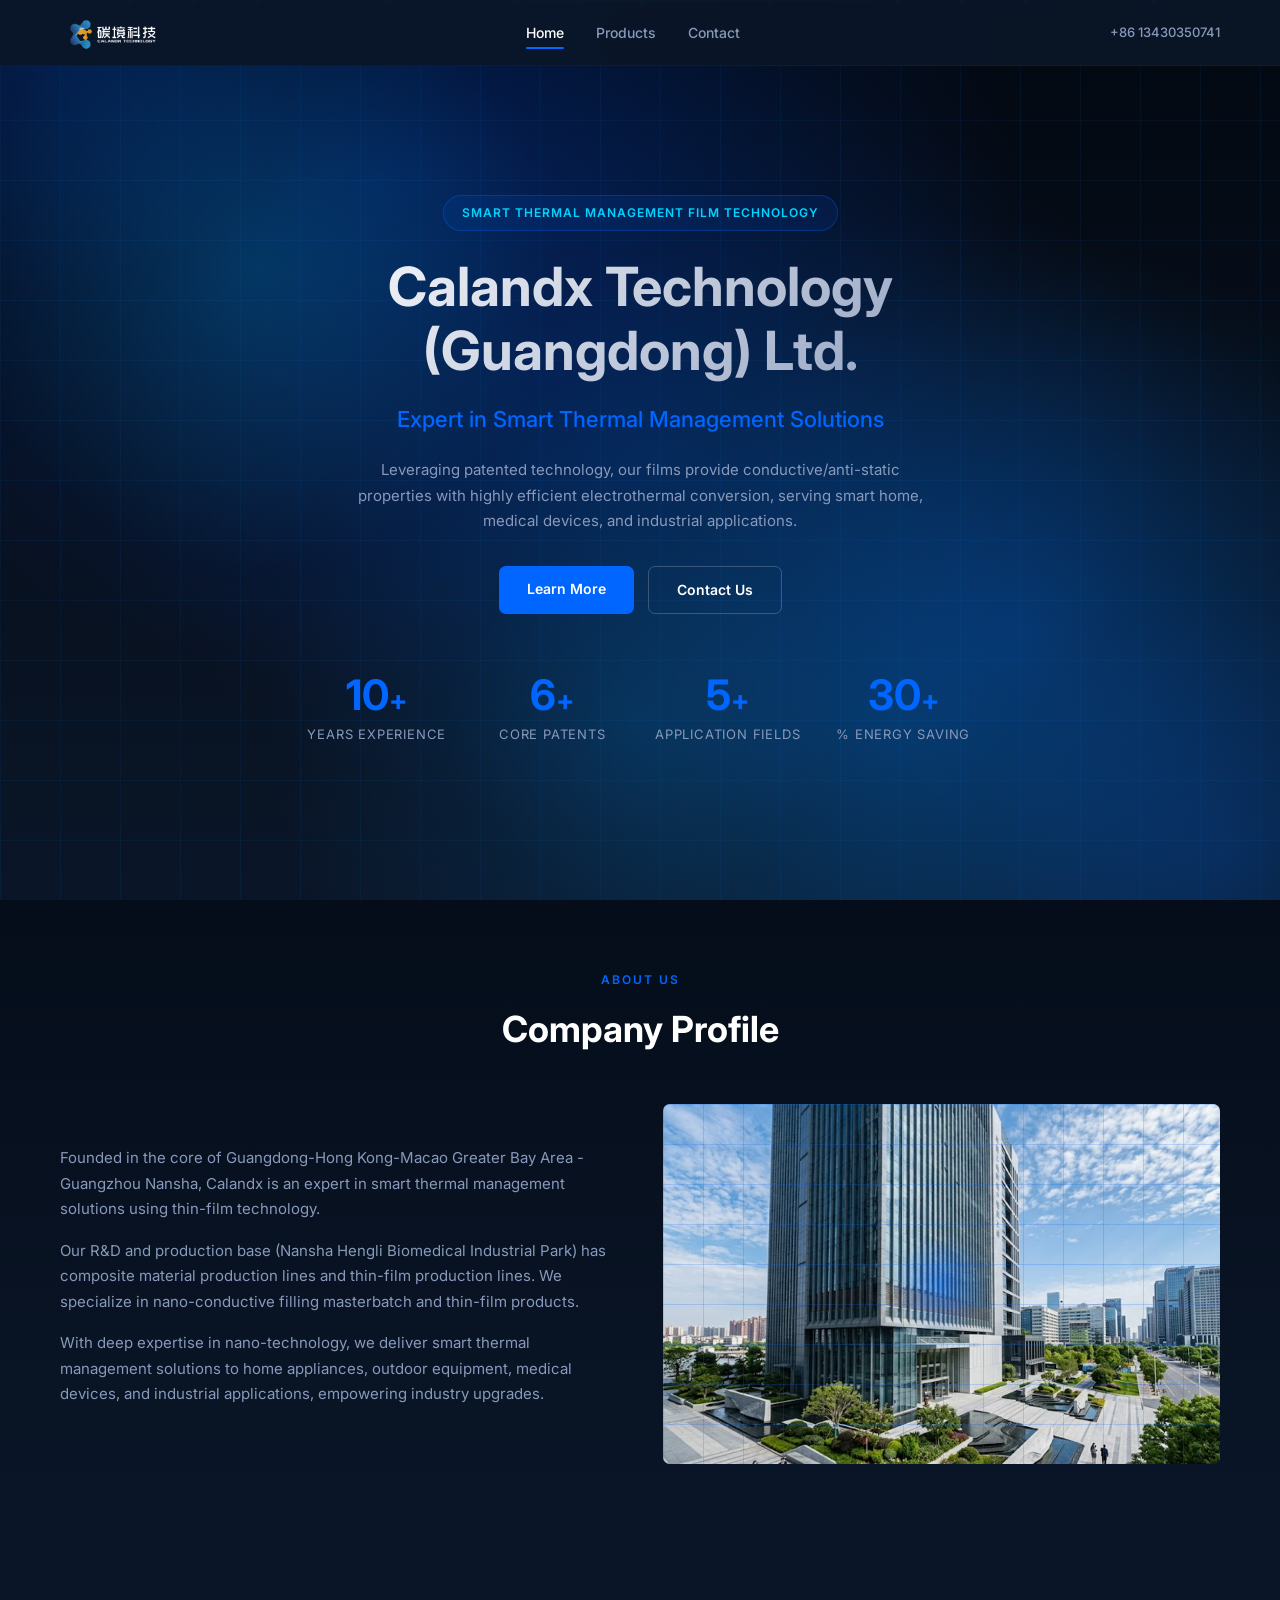
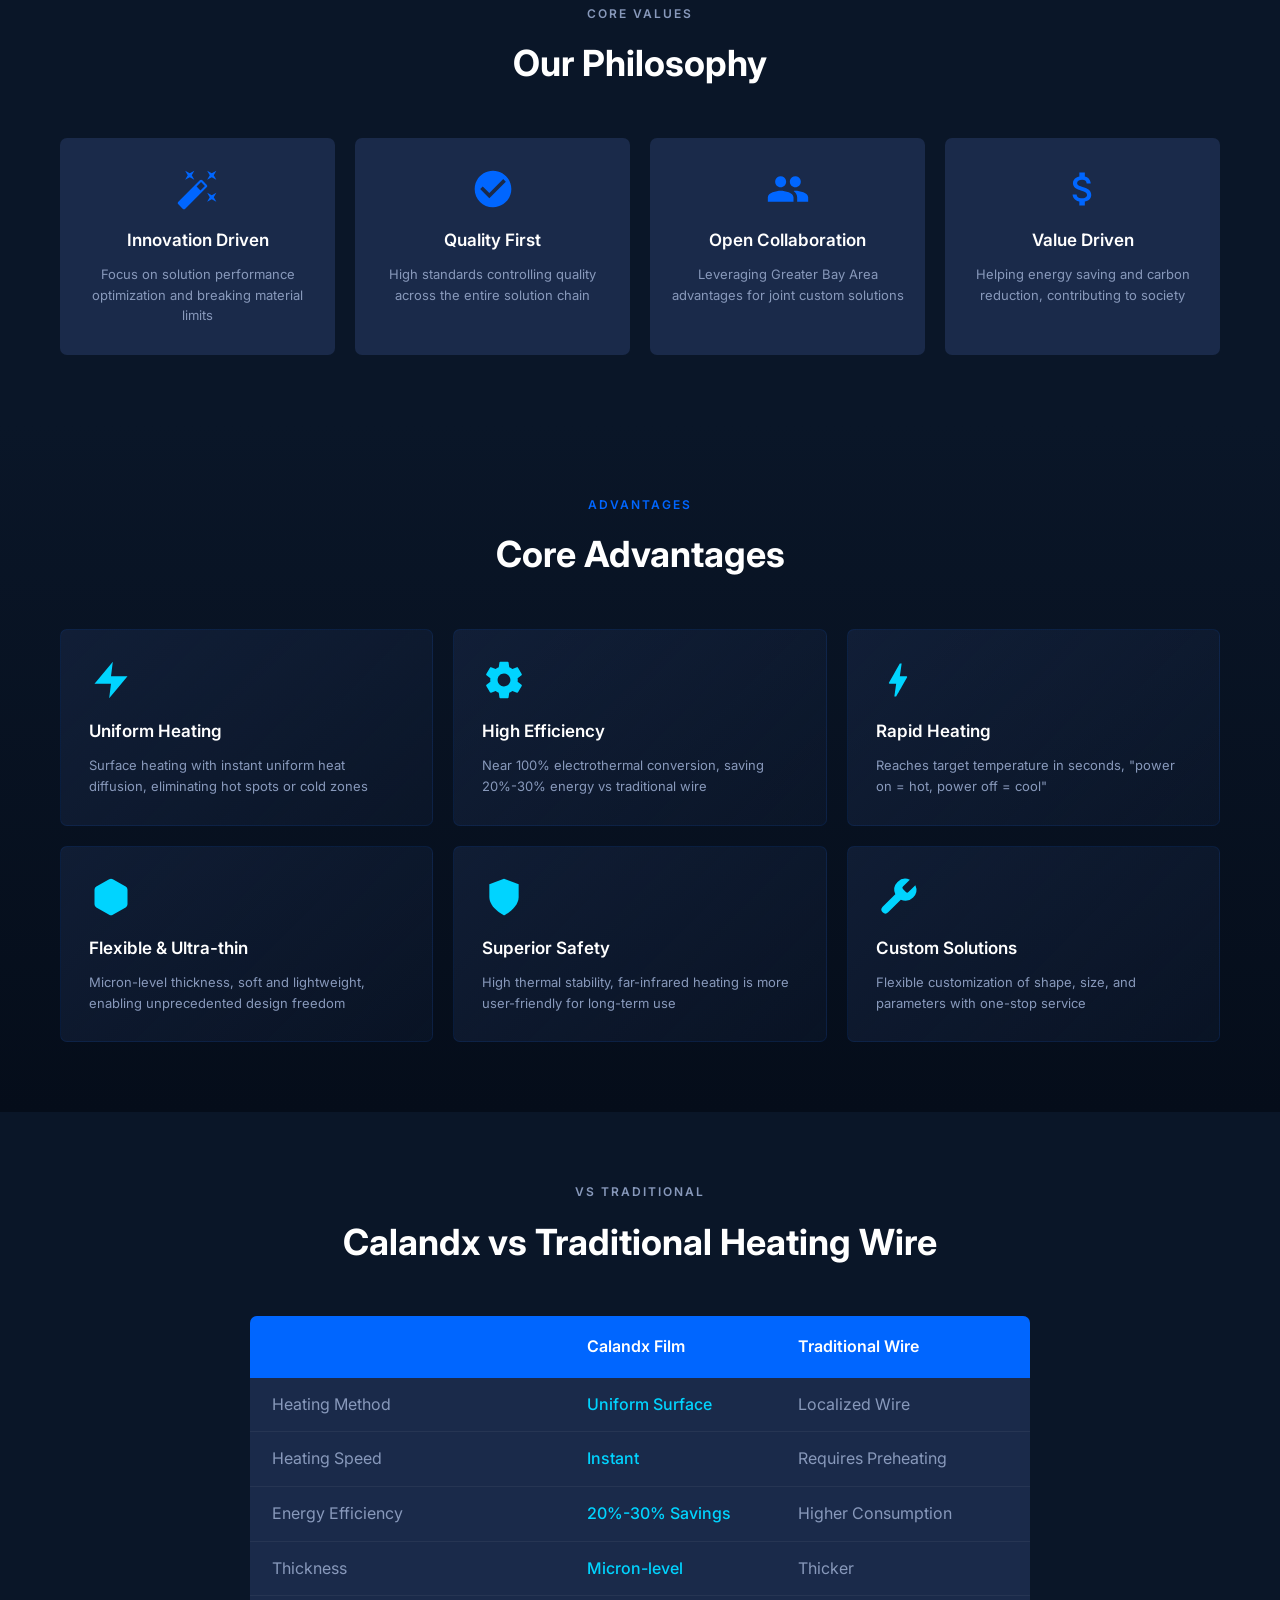
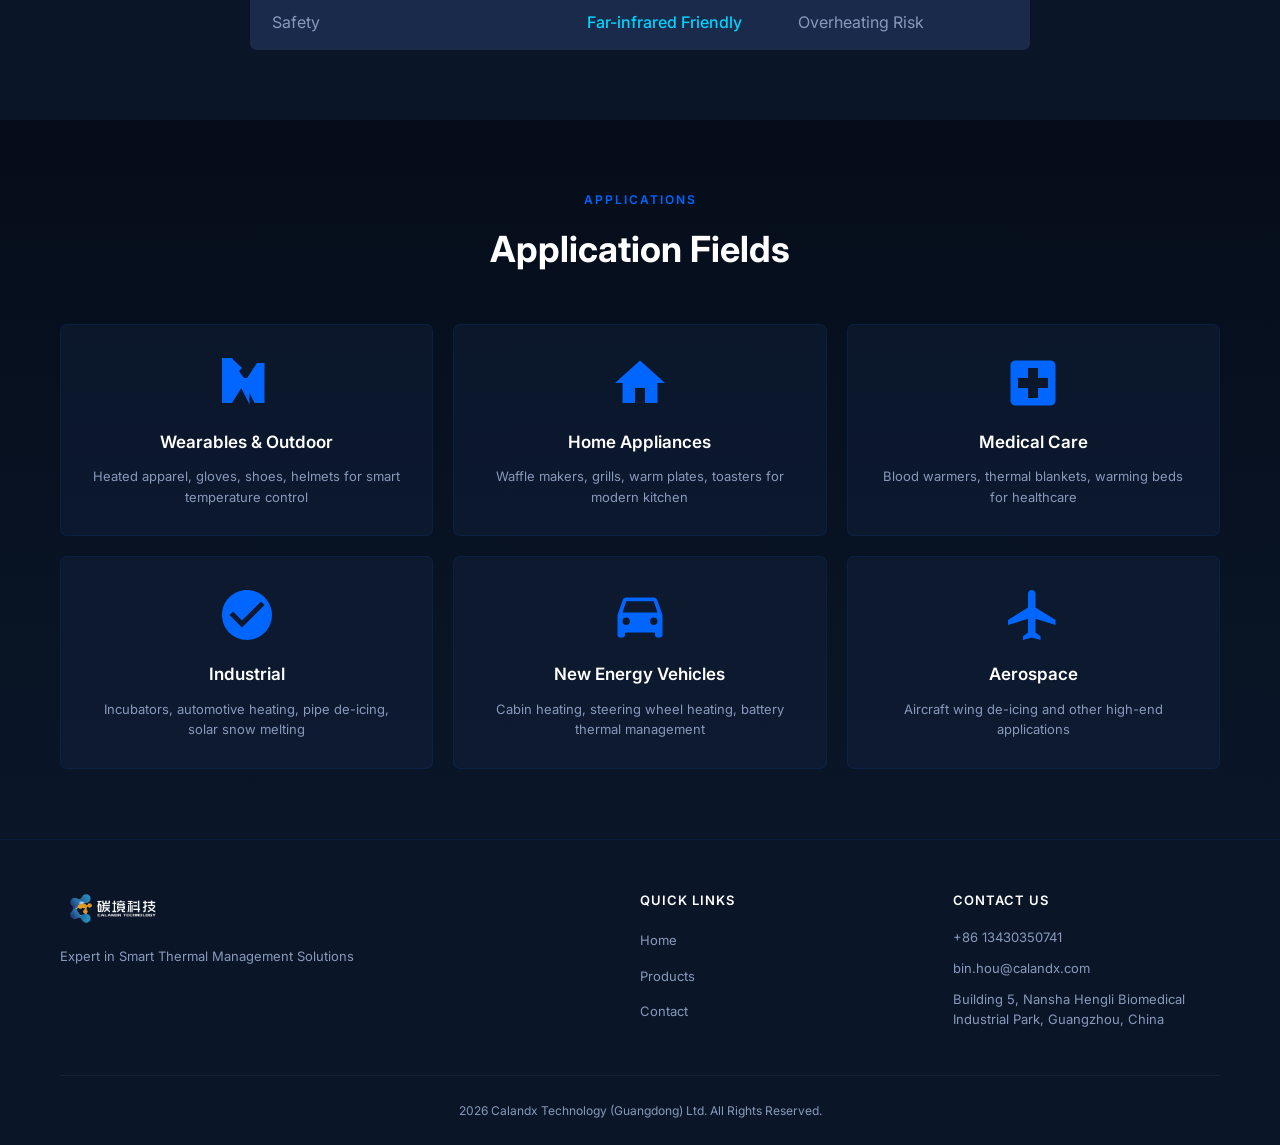
<file: index.html>
<!DOCTYPE html>
<html lang="zh-CN">
<head>
    <meta charset="UTF-8">
    <meta name="viewport" content="width=device-width, initial-scale=1.0">
    <title>Calandx - Smart Thermal Management Solutions</title>
    <link rel="icon" href="images/nav-logo.png" type="image/png">
    <link rel="stylesheet" href="css/styles.css">
    <link href="https://fonts.googleapis.com/css2?family=Inter:wght@300;400;500;600;700&display=swap" rel="stylesheet">
</head>
<body>
    <nav class="navbar">
        <div class="nav-container">
            <a href="index.html" class="logo">
                <img src="images/logo.png" alt="Calandx" class="logo-img">
            </a>
            <ul class="nav-links">
                <li><a href="index.html" class="active">Home</a></li>
                <li><a href="products.html">Products</a></li>
                <li><a href="contact.html">Contact</a></li>
            </ul>
            <div class="nav-contact">
                <span>+86 13430350741</span>
            </div>
        </div>
    </nav>

    <section class="hero">
        <div class="hero-bg">
            <div class="hero-glow-orb"></div>
            <div class="hero-glow-orb"></div>
            <div class="hero-scan-line"></div>
        </div>
        <div class="hero-particles">
            <div class="particle"></div>
            <div class="particle"></div>
            <div class="particle"></div>
            <div class="particle"></div>
            <div class="particle"></div>
            <div class="particle"></div>
            <div class="particle"></div>
            <div class="particle"></div>
            <div class="particle"></div>
            <div class="particle"></div>
            <div class="particle"></div>
            <div class="particle"></div>
        </div>
        <div class="hero-content">
            <div class="hero-badge">Smart Thermal Management Film Technology</div>
            <h1>Calandx Technology (Guangdong) Ltd.</h1>
            <p class="hero-subtitle">Expert in Smart Thermal Management Solutions</p>
            <p class="hero-desc">Leveraging patented technology, our films provide conductive/anti-static properties with highly efficient electrothermal conversion, serving smart home, medical devices, and industrial applications.</p>
            <div class="hero-btns">
                <a href="products.html" class="btn-primary">Learn More</a>
                <a href="contact.html" class="btn-secondary">Contact Us</a>
            </div>
        </div>
        <div class="hero-stats">
            <div class="stat-item">
                <span class="stat-num" data-target="10">0</span>
                <span class="stat-label">Years Experience</span>
            </div>
            <div class="stat-item">
                <span class="stat-num" data-target="6">0</span>
                <span class="stat-label">Core Patents</span>
            </div>
            <div class="stat-item">
                <span class="stat-num" data-target="5">0</span>
                <span class="stat-label">Application Fields</span>
            </div>
            <div class="stat-item">
                <span class="stat-num" data-target="30">0</span>
                <span class="stat-label">% Energy Saving</span>
            </div>
        </div>
    </section>

    <section class="section about">
        <div class="container">
            <div class="section-header">
                <span class="section-tag">ABOUT US</span>
                <h2>Company Profile</h2>
            </div>
            <div class="about-content">
                <div class="about-text">
                    <p>Founded in the core of Guangdong-Hong Kong-Macao Greater Bay Area - Guangzhou Nansha, Calandx is an expert in smart thermal management solutions using thin-film technology.</p>
                    <p>Our R&D and production base (Nansha Hengli Biomedical Industrial Park) has composite material production lines and thin-film production lines. We specialize in nano-conductive filling masterbatch and thin-film products.</p>
                    <p>With deep expertise in nano-technology, we deliver smart thermal management solutions to home appliances, outdoor equipment, medical devices, and industrial applications, empowering industry upgrades.</p>
                </div>
                <div class="about-image">
                    <img src="images/profile.png" alt="Calandx">
                    <div class="tech-grid">
                        <div class="grid-line"></div>
                        <div class="grid-dot"></div>
                    </div>
                </div>
            </div>
        </div>
    </section>

    <section class="section values">
        <div class="container">
            <div class="section-header light">
                <span class="section-tag">CORE VALUES</span>
                <h2>Our Philosophy</h2>
            </div>
            <div class="values-grid">
                <div class="value-card">
                    <div class="value-icon">
                        <svg viewBox="0 0 24 24" fill="currentColor"><path d="M7.5 5.6L10 7 8.6 4.5 10 2 7.5 3.4 5 2l1.4 2.5L5 7zm12 9.8L17 14l1.4 2.5L17 19l2.5-1.4L22 19l-1.4-2.5L22 14zM22 2l-2.5 1.4L17 2l1.4 2.5L17 7l2.5-1.4L22 7l-1.4-2.5zm-7.63 5.29a.996.996 0 0 0-1.41 0L1.29 18.96a.996.996 0 0 0 0 1.41l2.34 2.34c.39.39 1.02.39 1.41 0L16.7 11.05a.996.996 0 0 0 0-1.41l-2.33-2.35zm-1.03 5.49l-2.12-2.12 2.44-2.44 2.12 2.12-2.44 2.44z"/></svg>
                    </div>
                    <h3>Innovation Driven</h3>
                    <p>Focus on solution performance optimization and breaking material limits</p>
                </div>
                <div class="value-card">
                    <div class="value-icon">
                        <svg viewBox="0 0 24 24" fill="currentColor"><path d="M12 2C6.48 2 2 6.48 2 12s4.48 10 10 10 10-4.48 10-10S17.52 2 12 2zm-2 15l-5-5 1.41-1.41L10 14.17l7.59-7.59L19 8l-9 9z"/></svg>
                    </div>
                    <h3>Quality First</h3>
                    <p>High standards controlling quality across the entire solution chain</p>
                </div>
                <div class="value-card">
                    <div class="value-icon">
                        <svg viewBox="0 0 24 24" fill="currentColor"><path d="M16 11c1.66 0 2.99-1.34 2.99-3S17.66 5 16 5c-1.66 0-3 1.34-3 3s1.34 3 3 3zm-8 0c1.66 0 2.99-1.34 2.99-3S9.66 5 8 5C6.34 5 5 6.34 5 8s1.34 3 3 3zm0 2c-2.33 0-7 1.17-7 3.5V19h14v-2.5c0-2.33-4.67-3.5-7-3.5zm8 0c-.29 0-.62.02-.97.05 1.16.84 1.97 1.97 1.97 3.45V19h6v-2.5c0-2.33-4.67-3.5-7-3.5z"/></svg>
                    </div>
                    <h3>Open Collaboration</h3>
                    <p>Leveraging Greater Bay Area advantages for joint custom solutions</p>
                </div>
                <div class="value-card">
                    <div class="value-icon">
                        <svg viewBox="0 0 24 24" fill="currentColor"><path d="M11.8 10.9c-2.27-.59-3-1.2-3-2.15 0-1.09 1.01-1.85 2.7-1.85 1.78 0 2.44.85 2.5 2.1h2.21c-.07-1.72-1.12-3.3-3.21-3.81V3h-3v2.16c-1.94.42-3.5 1.68-3.5 3.61 0 2.31 1.91 3.46 4.7 4.13 2.5.6 3 1.48 3 2.41 0 .69-.49 1.79-2.7 1.79-2.06 0-2.87-.92-2.98-2.1h-2.2c.12 2.19 1.76 3.42 3.68 3.83V21h3v-2.15c1.95-.37 3.5-1.5 3.5-3.55 0-2.84-2.43-3.81-4.7-4.4z"/></svg>
                    </div>
                    <h3>Value Driven</h3>
                    <p>Helping energy saving and carbon reduction, contributing to society</p>
                </div>
            </div>
        </div>
    </section>

    <section class="section advantages">
        <div class="container">
            <div class="section-header">
                <span class="section-tag">ADVANTAGES</span>
                <h2>Core Advantages</h2>
            </div>
            <div class="advantages-grid">
                <div class="advantage-card">
                    <div class="advantage-icon">
                        <svg viewBox="0 0 24 24" fill="currentColor"><path d="M13 2L3 14h9l-1 8 10-12h-9l1-8z"/></svg>
                    </div>
                    <h3>Uniform Heating</h3>
                    <p>Surface heating with instant uniform heat diffusion, eliminating hot spots or cold zones</p>
                </div>
                <div class="advantage-card">
                    <div class="advantage-icon">
                        <svg viewBox="0 0 24 24" fill="currentColor"><path d="M19.43 12.98c.04-.32.07-.64.07-.98s-.03-.66-.07-.98l2.11-1.65c.19-.15.24-.42.12-.64l-2-3.46c-.12-.22-.39-.3-.61-.22l-2.49 1c-.52-.4-1.08-.73-1.69-.98l-.38-2.65C14.46 2.18 14.25 2 14 2h-4c-.25 0-.46.18-.49.42l-.38 2.65c-.61.25-1.17.59-1.69.98l-2.49-1c-.23-.09-.49 0-.61.22l-2 3.46c-.13.22-.07.49.12.64l2.11 1.65c-.04.32-.07.65-.07.98s.03.66.07.98l-2.11 1.65c-.19.15-.24.42-.12.64l2 3.46c.12.22.39.3.61.22l2.49-1c.52.4 1.08.73 1.69.98l.38 2.65c.03.24.24.42.49.42h4c.25 0 .46-.18.49-.42l.38-2.65c.61-.25 1.17-.59 1.69-.98l2.49 1c.23.09.49 0 .61-.22l2-3.46c.12-.22.07-.49-.12-.64l-2.11-1.65zM12 15.5c-1.93 0-3.5-1.57-3.5-3.5s1.57-3.5 3.5-3.5 3.5 1.57 3.5 3.5-1.57 3.5-3.5 3.5z"/></svg>
                    </div>
                    <h3>High Efficiency</h3>
                    <p>Near 100% electrothermal conversion, saving 20%-30% energy vs traditional wire</p>
                </div>
                <div class="advantage-card">
                    <div class="advantage-icon">
                        <svg viewBox="0 0 24 24" fill="currentColor"><path d="M11 21h-1l1-7H7.5c-.58 0-.57-.32-.38-.66.19-.34.05-.08.07-.12C8.48 10.94 10.42 7.54 13 3h1l-1 7h3.5c.49 0 .56.33.47.51l-.07.15C12.96 17.55 11 21 11 21z"/></svg>
                    </div>
                    <h3>Rapid Heating</h3>
                    <p>Reaches target temperature in seconds, "power on = hot, power off = cool"</p>
                </div>
                <div class="advantage-card">
                    <div class="advantage-icon">
                        <svg viewBox="0 0 24 24" fill="currentColor"><path d="M21 16V8a2 2 0 0 0-1-1.73l-7-4a2 2 0 0 0-2 0l-7 4A2 2 0 0 0 3 8v8a2 2 0 0 0 1 1.73l7 4a2 2 0 0 0 2 0l7-4A2 2 0 0 0 21 16z"/></svg>
                    </div>
                    <h3>Flexible & Ultra-thin</h3>
                    <p>Micron-level thickness, soft and lightweight, enabling unprecedented design freedom</p>
                </div>
                <div class="advantage-card">
                    <div class="advantage-icon">
                        <svg viewBox="0 0 24 24" fill="currentColor"><path d="M12 22s8-4 8-10V5l-8-3-8 3v7c0 6 8 10 8 10z"/></svg>
                    </div>
                    <h3>Superior Safety</h3>
                    <p>High thermal stability, far-infrared heating is more user-friendly for long-term use</p>
                </div>
                <div class="advantage-card">
                    <div class="advantage-icon">
                        <svg viewBox="0 0 24 24" fill="currentColor"><path d="M14.7 6.3a1 1 0 0 0 0 1.4l1.6 1.6a1 1 0 0 0 1.4 0l3.77-3.77a6 6 0 0 1-7.94 7.94l-6.91 6.91a2.12 2.12 0 0 1-3-3l6.91-6.91a6 6 0 0 1 7.94-7.94l-3.76 3.76z"/></svg>
                    </div>
                    <h3>Custom Solutions</h3>
                    <p>Flexible customization of shape, size, and parameters with one-stop service</p>
                </div>
            </div>
        </div>
    </section>

    <section class="section comparison">
        <div class="container">
            <div class="section-header light">
                <span class="section-tag">VS TRADITIONAL</span>
                <h2>Calandx vs Traditional Heating Wire</h2>
            </div>
            <div class="comparison-table">
                <div class="comp-header">
                    <div class="comp-col"></div>
                    <div class="comp-col">Calandx Film</div>
                    <div class="comp-col">Traditional Wire</div>
                </div>
                <div class="comp-row">
                    <div class="comp-col">Heating Method</div>
                    <div class="comp-col highlight">Uniform Surface</div>
                    <div class="comp-col">Localized Wire</div>
                </div>
                <div class="comp-row">
                    <div class="comp-col">Heating Speed</div>
                    <div class="comp-col highlight">Instant</div>
                    <div class="comp-col">Requires Preheating</div>
                </div>
                <div class="comp-row">
                    <div class="comp-col">Energy Efficiency</div>
                    <div class="comp-col highlight">20%-30% Savings</div>
                    <div class="comp-col">Higher Consumption</div>
                </div>
                <div class="comp-row">
                    <div class="comp-col">Thickness</div>
                    <div class="comp-col highlight">Micron-level</div>
                    <div class="comp-col">Thicker</div>
                </div>
                <div class="comp-row">
                    <div class="comp-col">Safety</div>
                    <div class="comp-col highlight">Far-infrared Friendly</div>
                    <div class="comp-col">Overheating Risk</div>
                </div>
            </div>
        </div>
    </section>

    <section class="section applications">
        <div class="container">
            <div class="section-header">
                <span class="section-tag">APPLICATIONS</span>
                <h2>Application Fields</h2>
            </div>
            <div class="app-grid">
                <div class="app-card">
                    <div class="app-icon">
                        <svg viewBox="0 0 24 24" fill="currentColor"><path d="M6 2l.2.4L10 6l-4 4 .4.6H8l5 10v-8l-7-8.6z"/><path d="M16 4l.4-.6L12 10h-1.6L6 2H2v18h4l5-8 4 8h4V4z"/></svg>
                    </div>
                    <h3>Wearables & Outdoor</h3>
                    <p>Heated apparel, gloves, shoes, helmets for smart temperature control</p>
                </div>
                <div class="app-card">
                    <div class="app-icon">
                        <svg viewBox="0 0 24 24" fill="currentColor"><path d="M10 20v-6h4v6h5v-8h3L12 3 2 12h3v8z"/></svg>
                    </div>
                    <h3>Home Appliances</h3>
                    <p>Waffle makers, grills, warm plates, toasters for modern kitchen</p>
                </div>
                <div class="app-card">
                    <div class="app-icon">
                        <svg viewBox="0 0 24 24" fill="currentColor"><path d="M19 3H5c-1.1 0-2 .9-2 2v14c0 1.1.9 2 2 2h14c1.1 0 2-.9 2-2V5c0-1.1-.9-2-2-2zm-1 11h-4v4h-4v-4H6v-4h4V6h4v4h4v4z"/></svg>
                    </div>
                    <h3>Medical Care</h3>
                    <p>Blood warmers, thermal blankets, warming beds for healthcare</p>
                </div>
                <div class="app-card">
                    <div class="app-icon">
                        <svg viewBox="0 0 24 24" fill="currentColor"><path d="M12 2C6.48 2 2 6.48 2 12s4.48 10 10 10 10-4.48 10-10S17.52 2 12 2zm-2 15l-5-5 1.41-1.41L10 14.17l7.59-7.59L19 8l-9 9z"/></svg>
                    </div>
                    <h3>Industrial</h3>
                    <p>Incubators, automotive heating, pipe de-icing, solar snow melting</p>
                </div>
                <div class="app-card">
                    <div class="app-icon">
                        <svg viewBox="0 0 24 24" fill="currentColor"><path d="M18.92 6.01C18.72 5.42 18.16 5 17.5 5h-11c-.66 0-1.21.42-1.42 1.01L3 12v8c0 .55.45 1 1 1h1c.55 0 1-.45 1-1v-1h12v1c0 .55.45 1 1 1h1c.55 0 1-.45 1-1v-8l-2.08-5.99zM6.5 16c-.83 0-1.5-.67-1.5-1.5S5.67 13 6.5 13s1.5.67 1.5 1.5S7.33 16 6.5 16zm11 0c-.83 0-1.5-.67-1.5-1.5s.67-1.5 1.5-1.5 1.5.67 1.5 1.5-.67 1.5-1.5 1.5zM5 11l1.5-4.5h11L19 11H5z"/></svg>
                    </div>
                    <h3>New Energy Vehicles</h3>
                    <p>Cabin heating, steering wheel heating, battery thermal management</p>
                </div>
                <div class="app-card">
                    <div class="app-icon">
                        <svg viewBox="0 0 24 24" fill="currentColor"><path d="M21 16v-2l-8-5V3.5c0-.83-.67-1.5-1.5-1.5S10 2.67 10 3.5V9l-8 5v2l8-2.5V19l-2 1.5V22l3.5-1 3.5 1v-1.5L13 19v-5.5l8 2.5z"/></svg>
                    </div>
                    <h3>Aerospace</h3>
                    <p>Aircraft wing de-icing and other high-end applications</p>
                </div>
            </div>
        </div>
    </section>

    <footer class="footer">
        <div class="container">
            <div class="footer-content">
                <div class="footer-brand">
                    <div class="footer-logo">
                        <img src="images/logo.png" alt="Calandx" class="logo-img">
                    </div>
                    <p>Expert in Smart Thermal Management Solutions</p>
                </div>
                <div class="footer-links">
                    <h4>Quick Links</h4>
                    <ul>
                        <li><a href="index.html">Home</a></li>
                        <li><a href="products.html">Products</a></li>
                        <li><a href="contact.html">Contact</a></li>
                    </ul>
                </div>
                <div class="footer-contact">
                    <h4>Contact Us</h4>
                    <ul>
                        <li>+86 13430350741</li>
                        <li>bin.hou@calandx.com</li>
                        <li>Building 5, Nansha Hengli Biomedical Industrial Park, Guangzhou, China</li>
                    </ul>
                </div>
            </div>
            <div class="footer-bottom">
                <p>2026 Calandx Technology (Guangdong) Ltd. All Rights Reserved.</p>
            </div>
        </div>
    </footer>

    <script src="js/script.js"></script>
</body>
</html>
</file>
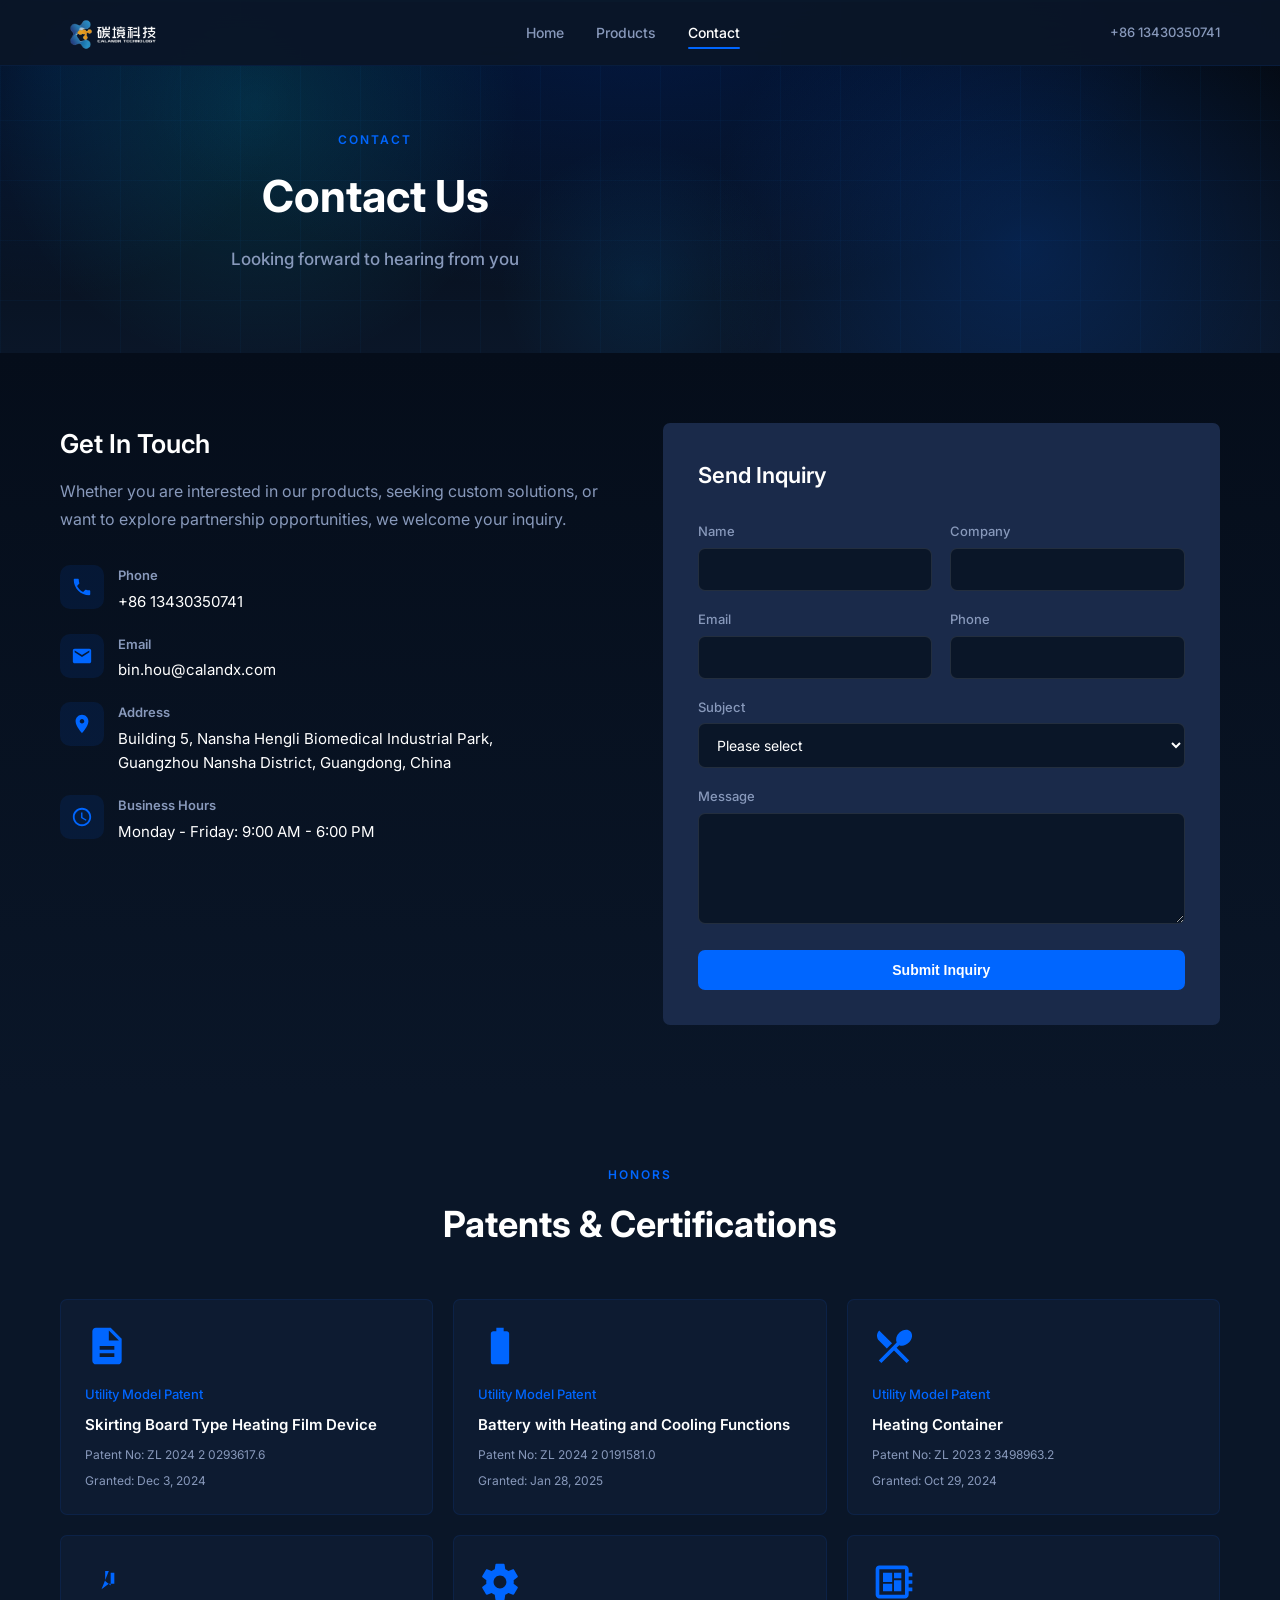
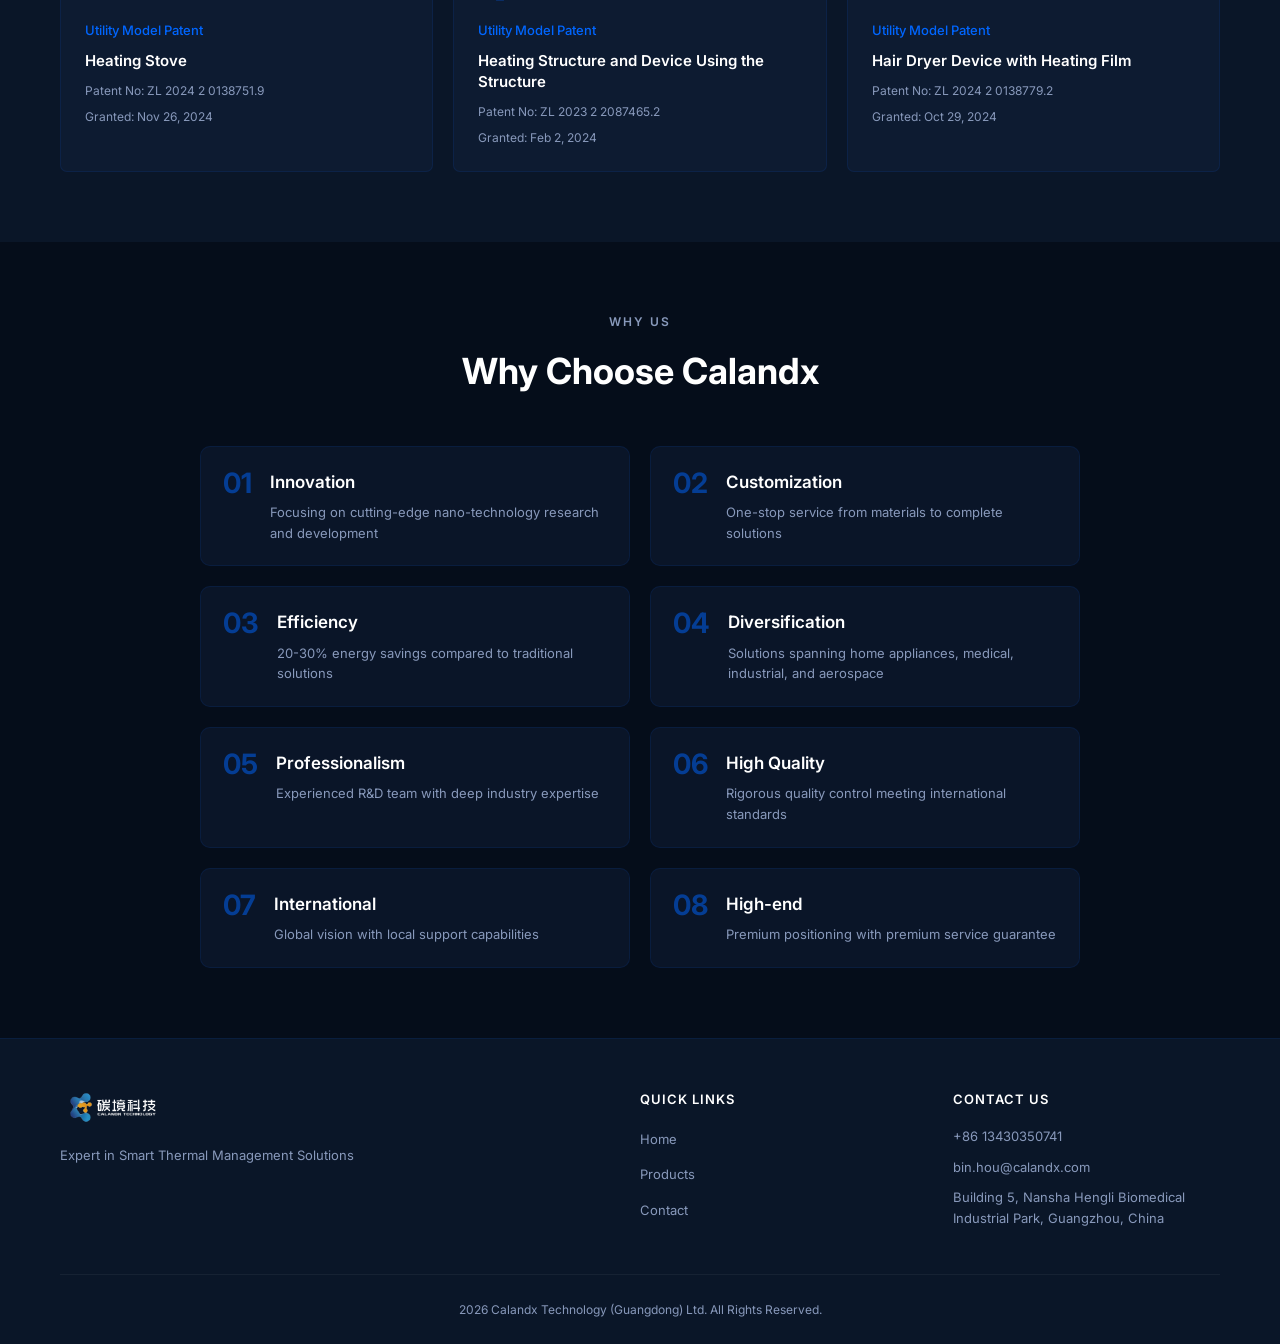
<file: contact.html>
<!DOCTYPE html>
<html lang="zh-CN">
<head>
    <meta charset="UTF-8">
    <meta name="viewport" content="width=device-width, initial-scale=1.0">
    <title>Contact Us - Calandx</title>
    <link rel="icon" href="images/nav-logo.png" type="image/png">
    <link rel="stylesheet" href="css/styles.css">
    <link href="https://fonts.googleapis.com/css2?family=Inter:wght@300;400;500;600;700&display=swap" rel="stylesheet">
</head>
<body>
    <nav class="navbar">
        <div class="nav-container">
            <a href="index.html" class="logo">
                <img src="images/logo.png" alt="Calandx" class="logo-img">
            </a>
            <ul class="nav-links">
                <li><a href="index.html">Home</a></li>
                <li><a href="products.html">Products</a></li>
                <li><a href="contact.html" class="active">Contact</a></li>
            </ul>
            <div class="nav-contact">
                <span>+86 13430350741</span>
            </div>
        </div>
    </nav>

    <section class="page-hero">
        <div class="hero-bg">
            <div class="hero-glow-orb"></div>
            <div class="hero-scan-line"></div>
        </div>
        <div class="hero-content">
            <span class="section-tag light">CONTACT</span>
            <h1>Contact Us</h1>
            <p class="hero-subtitle">Looking forward to hearing from you</p>
        </div>
    </section>

    <section class="section contact-section">
        <div class="container">
            <div class="contact-grid">
                <div class="contact-info">
                    <h2>Get In Touch</h2>
                    <p>Whether you are interested in our products, seeking custom solutions, or want to explore partnership opportunities, we welcome your inquiry.</p>
                    
                    <div class="contact-details">
                        <div class="contact-item">
                            <div class="contact-icon">
                                <svg viewBox="0 0 24 24" fill="currentColor"><path d="M6.62 10.79c1.44 2.83 3.76 5.14 6.59 6.59l2.2-2.2c.27-.27.67-.36 1.02-.24 1.12.37 2.33.57 3.57.57.55 0 1 .45 1 1V20c0 .55-.45 1-1 1-9.39 0-17-7.61-17-17 0-.55.45-1 1-1h3.5c.55 0 1 .45 1 1 0 1.25.2 2.45.57 3.57.11.35.03.74-.25 1.02l-2.2 2.2z"/></svg>
                            </div>
                            <div>
                                <h4>Phone</h4>
                                <p>+86 13430350741</p>
                            </div>
                        </div>
                        <div class="contact-item">
                            <div class="contact-icon">
                                <svg viewBox="0 0 24 24" fill="currentColor"><path d="M20 4H4c-1.1 0-1.99.9-1.99 2L2 18c0 1.1.9 2 2 2h16c1.1 0 2-.9 2-2V6c0-1.1-.9-2-2-2zm0 4l-8 5-8-5V6l8 5 8-5v2z"/></svg>
                            </div>
                            <div>
                                <h4>Email</h4>
                                <p>bin.hou@calandx.com</p>
                            </div>
                        </div>
                        <div class="contact-item">
                            <div class="contact-icon">
                                <svg viewBox="0 0 24 24" fill="currentColor"><path d="M12 2C8.13 2 5 5.13 5 9c0 5.25 7 13 7 13s7-7.75 7-13c0-3.87-3.13-7-7-7zm0 9.5c-1.38 0-2.5-1.12-2.5-2.5s1.12-2.5 2.5-2.5 2.5 1.12 2.5 2.5-1.12 2.5-2.5 2.5z"/></svg>
                            </div>
                            <div>
                                <h4>Address</h4>
                                <p>Building 5, Nansha Hengli Biomedical Industrial Park,<br>Guangzhou Nansha District, Guangdong, China</p>
                            </div>
                        </div>
                        <div class="contact-item">
                            <div class="contact-icon">
                                <svg viewBox="0 0 24 24" fill="currentColor"><path d="M11.99 2C6.47 2 2 6.48 2 12s4.47 10 9.99 10C17.52 22 22 17.52 22 12S17.52 2 11.99 2zM12 20c-4.42 0-8-3.58-8-8s3.58-8 8-8 8 3.58 8 8-3.58 8-8 8zm.5-13H11v6l5.25 3.15.75-1.23-4.5-2.67z"/></svg>
                            </div>
                            <div>
                                <h4>Business Hours</h4>
                                <p>Monday - Friday: 9:00 AM - 6:00 PM</p>
                            </div>
                        </div>
                    </div>
                </div>
                <div class="contact-form-wrapper">
                    <h2>Send Inquiry</h2>
                    <form class="contact-form">
                        <div class="form-row">
                            <div class="form-group">
                                <label for="name">Name</label>
                                <input type="text" id="name" name="name" required>
                            </div>
                            <div class="form-group">
                                <label for="company">Company</label>
                                <input type="text" id="company" name="company">
                            </div>
                        </div>
                        <div class="form-row">
                            <div class="form-group">
                                <label for="email">Email</label>
                                <input type="email" id="email" name="email" required>
                            </div>
                            <div class="form-group">
                                <label for="phone">Phone</label>
                                <input type="tel" id="phone" name="phone">
                            </div>
                        </div>
                        <div class="form-group">
                            <label for="subject">Subject</label>
                            <select id="subject" name="subject">
                                <option value="">Please select</option>
                                <option value="product">Product Inquiry</option>
                                <option value="custom">Custom Solution</option>
                                <option value="partnership">Partnership</option>
                                <option value="support">Technical Support</option>
                                <option value="other">Other</option>
                            </select>
                        </div>
                        <div class="form-group">
                            <label for="message">Message</label>
                            <textarea id="message" name="message" rows="5" required></textarea>
                        </div>
                        <button type="submit" class="btn-primary btn-full">Submit Inquiry</button>
                    </form>
                </div>
            </div>
        </div>
    </section>

    <section class="section partners">
        <div class="container">
            <div class="section-header">
                <span class="section-tag">HONORS</span>
                <h2>Patents & Certifications</h2>
            </div>
            <div class="patents-grid">
                <div class="patent-card">
                    <div class="patent-icon">
                        <svg viewBox="0 0 24 24" fill="currentColor"><path d="M14 2H6c-1.1 0-1.99.9-1.99 2L4 20c0 1.1.89 2 1.99 2H18c1.1 0 2-.9 2-2V8l-6-6zm2 16H8v-2h8v2zm0-4H8v-2h8v2zm-3-5V3.5L18.5 9H13z"/></svg>
                    </div>
                    <h4>Utility Model Patent</h4>
                    <p class="patent-name">Skirting Board Type Heating Film Device</p>
                    <p class="patent-number">Patent No: ZL 2024 2 0293617.6</p>
                    <p class="patent-date">Granted: Dec 3, 2024</p>
                </div>
                <div class="patent-card">
                    <div class="patent-icon">
                        <svg viewBox="0 0 24 24" fill="currentColor"><path d="M15.67 4H14V2h-4v2H8.33C7.6 4 7 4.6 7 5.33v15.33C7 21.4 7.6 22 8.33 22h7.33c.74 0 1.34-.6 1.34-1.33V5.33C17 4.6 16.4 4 15.67 4z"/></svg>
                    </div>
                    <h4>Utility Model Patent</h4>
                    <p class="patent-name">Battery with Heating and Cooling Functions</p>
                    <p class="patent-number">Patent No: ZL 2024 2 0191581.0</p>
                    <p class="patent-date">Granted: Jan 28, 2025</p>
                </div>
                <div class="patent-card">
                    <div class="patent-icon">
                        <svg viewBox="0 0 24 24" fill="currentColor"><path d="M8.1 13.34l2.83-2.83L3.91 3.5c-1.56 1.56-1.56 4.09 0 5.66l4.19 4.18zm6.78-1.81c1.53.71 3.68.21 5.27-1.38 1.91-1.91 2.28-4.65.81-6.12-1.46-1.46-4.2-1.1-6.12.81-1.59 1.59-2.09 3.74-1.38 5.27L3.7 19.87l1.41 1.41L12 14.41l6.88 6.88 1.41-1.41L13.41 13l1.47-1.47z"/></svg>
                    </div>
                    <h4>Utility Model Patent</h4>
                    <p class="patent-name">Heating Container</p>
                    <p class="patent-number">Patent No: ZL 2023 2 3498963.2</p>
                    <p class="patent-date">Granted: Oct 29, 2024</p>
                </div>
                <div class="patent-card">
                    <div class="patent-icon">
                        <svg viewBox="0 0 24 24" fill="currentColor"><path d="M13 6h-2v5.4l3 2.5V7h2v6h-3l-4 3z"/></svg>
                    </div>
                    <h4>Utility Model Patent</h4>
                    <p class="patent-name">Heating Stove</p>
                    <p class="patent-number">Patent No: ZL 2024 2 0138751.9</p>
                    <p class="patent-date">Granted: Nov 26, 2024</p>
                </div>
                <div class="patent-card">
                    <div class="patent-icon">
                        <svg viewBox="0 0 24 24" fill="currentColor"><path d="M19.43 12.98c.04-.32.07-.64.07-.98s-.03-.66-.07-.98l2.11-1.65c.19-.15.24-.42.12-.64l-2-3.46c-.12-.22-.39-.3-.61-.22l-2.49 1c-.52-.4-1.08-.73-1.69-.98l-.38-2.65C14.46 2.18 14.25 2 14 2h-4c-.25 0-.46.18-.49.42l-.38 2.65c-.61.25-1.17.59-1.69.98l-2.49-1c-.23-.09-.49 0-.61.22l-2 3.46c-.13.22-.07.49.12.64l2.11 1.65c-.04.32-.07.65-.07.98s.03.66.07.98l-2.11 1.65c-.19.15-.24.42-.12.64l2 3.46c.12.22.39.3.61.22l2.49-1c.52.4 1.08.73 1.69.98l.38 2.65c.03.24.24.42.49.42h4c.25 0 .46-.18.49-.42l.38-2.65c.61-.25 1.17-.59 1.69-.98l2.49 1c.23.09.49 0 .61-.22l2-3.46c.12-.22.07-.49-.12-.64l-2.11-1.65zM12 15.5c-1.93 0-3.5-1.57-3.5-3.5s1.57-3.5 3.5-3.5 3.5 1.57 3.5 3.5-1.57 3.5-3.5 3.5z"/></svg>
                    </div>
                    <h4>Utility Model Patent</h4>
                    <p class="patent-name">Heating Structure and Device Using the Structure</p>
                    <p class="patent-number">Patent No: ZL 2023 2 2087465.2</p>
                    <p class="patent-date">Granted: Feb 2, 2024</p>
                </div>
                <div class="patent-card">
                    <div class="patent-icon">
                        <svg viewBox="0 0 24 24" fill="currentColor"><path d="M22 9V7h-2V5c0-1.1-.9-2-2-2H4c-1.1 0-2 .9-2 2v14c0 1.1.9 2 2 2h14c1.1 0 2-.9 2-2v-2h2v-2h-2v-2h2v-2h-2V9h2zm-4 10H4V5h14v14zM6 13h5v4H6zm6-6h4v3h-4zM6 7h5v5H6zm6 4h4v6h-4z"/></svg>
                    </div>
                    <h4>Utility Model Patent</h4>
                    <p class="patent-name">Hair Dryer Device with Heating Film</p>
                    <p class="patent-number">Patent No: ZL 2024 2 0138779.2</p>
                    <p class="patent-date">Granted: Oct 29, 2024</p>
                </div>
            </div>
        </div>
    </section>

    <section class="section co-advantages">
        <div class="container">
            <div class="section-header light">
                <span class="section-tag">WHY US</span>
                <h2>Why Choose Calandx</h2>
            </div>
            <div class="advantages-list">
                <div class="advantage-item">
                    <div class="advantage-num">01</div>
                    <div class="advantage-content">
                        <h3>Innovation</h3>
                        <p>Focusing on cutting-edge nano-technology research and development</p>
                    </div>
                </div>
                <div class="advantage-item">
                    <div class="advantage-num">02</div>
                    <div class="advantage-content">
                        <h3>Customization</h3>
                        <p>One-stop service from materials to complete solutions</p>
                    </div>
                </div>
                <div class="advantage-item">
                    <div class="advantage-num">03</div>
                    <div class="advantage-content">
                        <h3>Efficiency</h3>
                        <p>20-30% energy savings compared to traditional solutions</p>
                    </div>
                </div>
                <div class="advantage-item">
                    <div class="advantage-num">04</div>
                    <div class="advantage-content">
                        <h3>Diversification</h3>
                        <p>Solutions spanning home appliances, medical, industrial, and aerospace</p>
                    </div>
                </div>
                <div class="advantage-item">
                    <div class="advantage-num">05</div>
                    <div class="advantage-content">
                        <h3>Professionalism</h3>
                        <p>Experienced R&D team with deep industry expertise</p>
                    </div>
                </div>
                <div class="advantage-item">
                    <div class="advantage-num">06</div>
                    <div class="advantage-content">
                        <h3>High Quality</h3>
                        <p>Rigorous quality control meeting international standards</p>
                    </div>
                </div>
                <div class="advantage-item">
                    <div class="advantage-num">07</div>
                    <div class="advantage-content">
                        <h3>International</h3>
                        <p>Global vision with local support capabilities</p>
                    </div>
                </div>
                <div class="advantage-item">
                    <div class="advantage-num">08</div>
                    <div class="advantage-content">
                        <h3>High-end</h3>
                        <p>Premium positioning with premium service guarantee</p>
                    </div>
                </div>
            </div>
        </div>
    </section>

    <footer class="footer">
        <div class="container">
            <div class="footer-content">
                <div class="footer-brand">
                    <div class="footer-logo">
                        <img src="images/logo.png" alt="Calandx" class="logo-img">
                    </div>
                    <p>Expert in Smart Thermal Management Solutions</p>
                </div>
                <div class="footer-links">
                    <h4>Quick Links</h4>
                    <ul>
                        <li><a href="index.html">Home</a></li>
                        <li><a href="products.html">Products</a></li>
                        <li><a href="contact.html">Contact</a></li>
                    </ul>
                </div>
                <div class="footer-contact">
                    <h4>Contact Us</h4>
                    <ul>
                        <li>+86 13430350741</li>
                        <li>bin.hou@calandx.com</li>
                        <li>Building 5, Nansha Hengli Biomedical Industrial Park, Guangzhou, China</li>
                    </ul>
                </div>
            </div>
            <div class="footer-bottom">
                <p>2026 Calandx Technology (Guangdong) Ltd. All Rights Reserved.</p>
            </div>
        </div>
    </footer>

    <script src="js/script.js"></script>
</body>
</html>
</file>
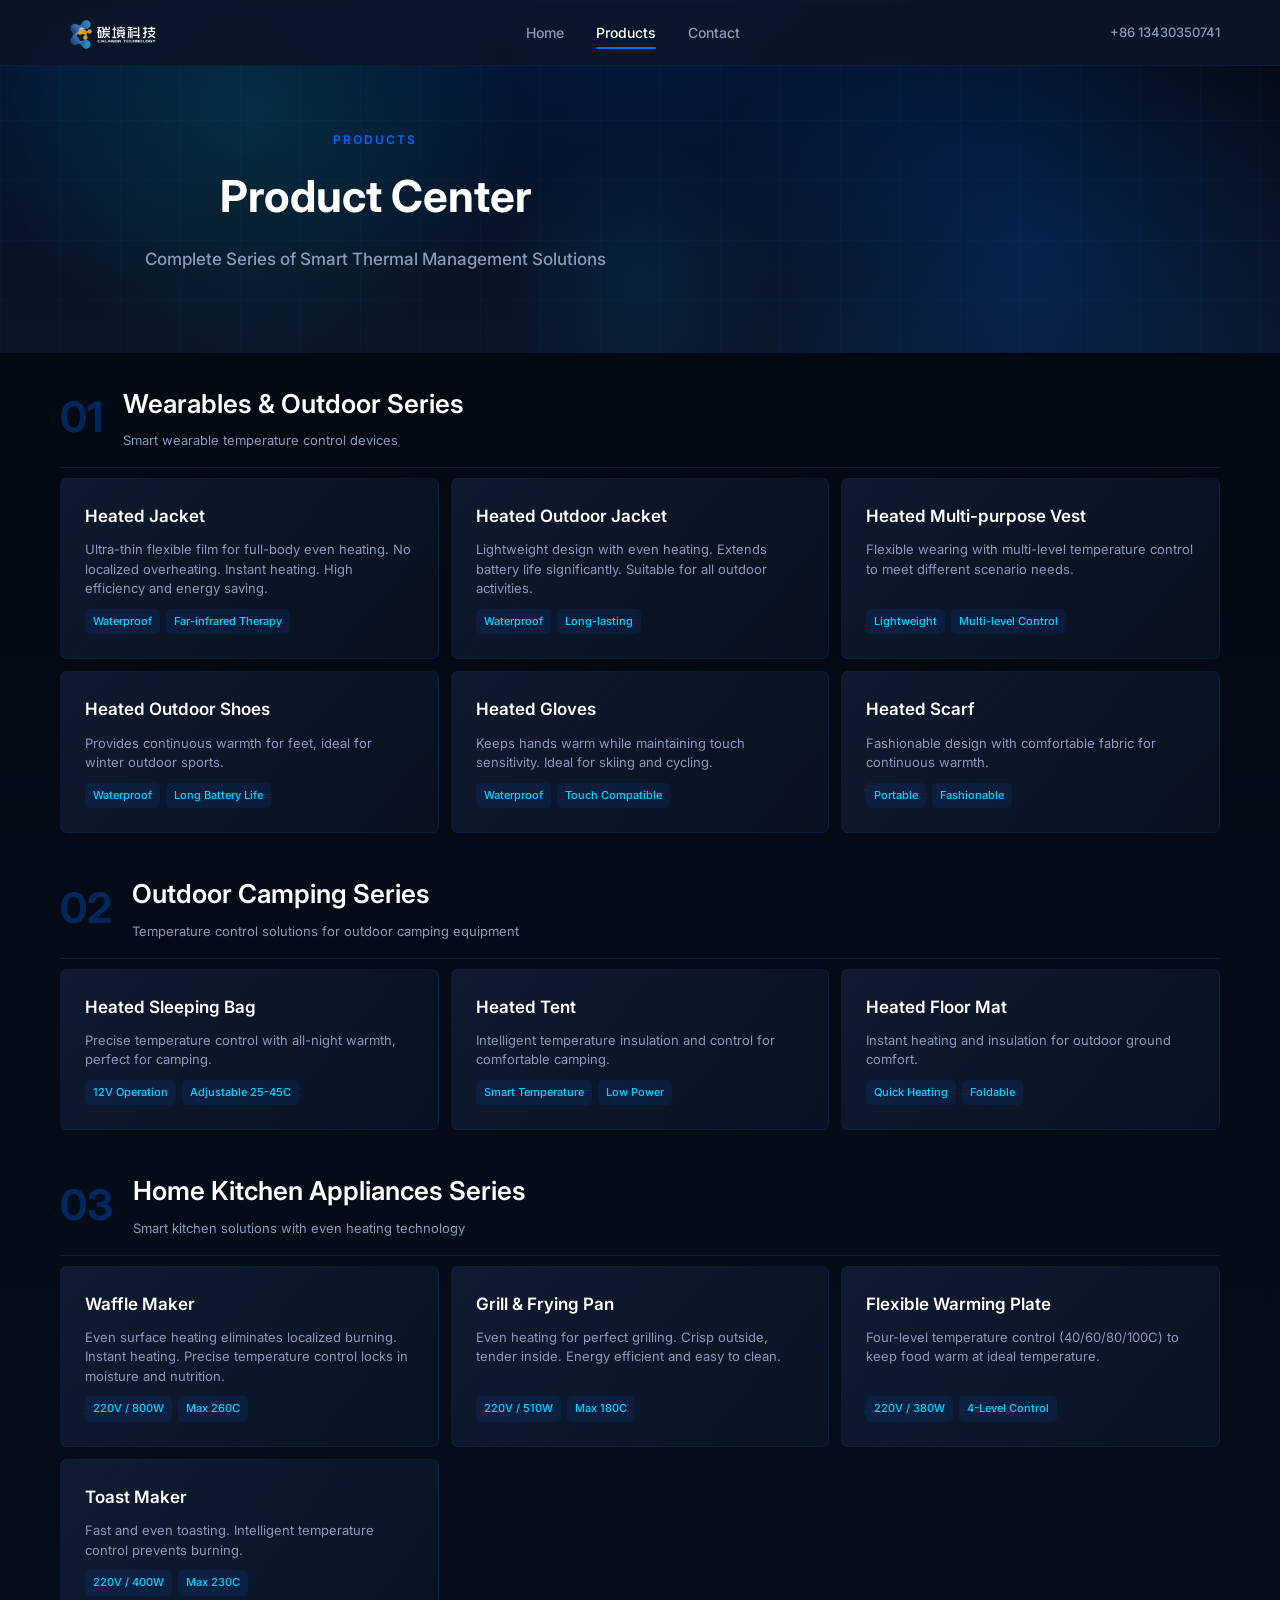
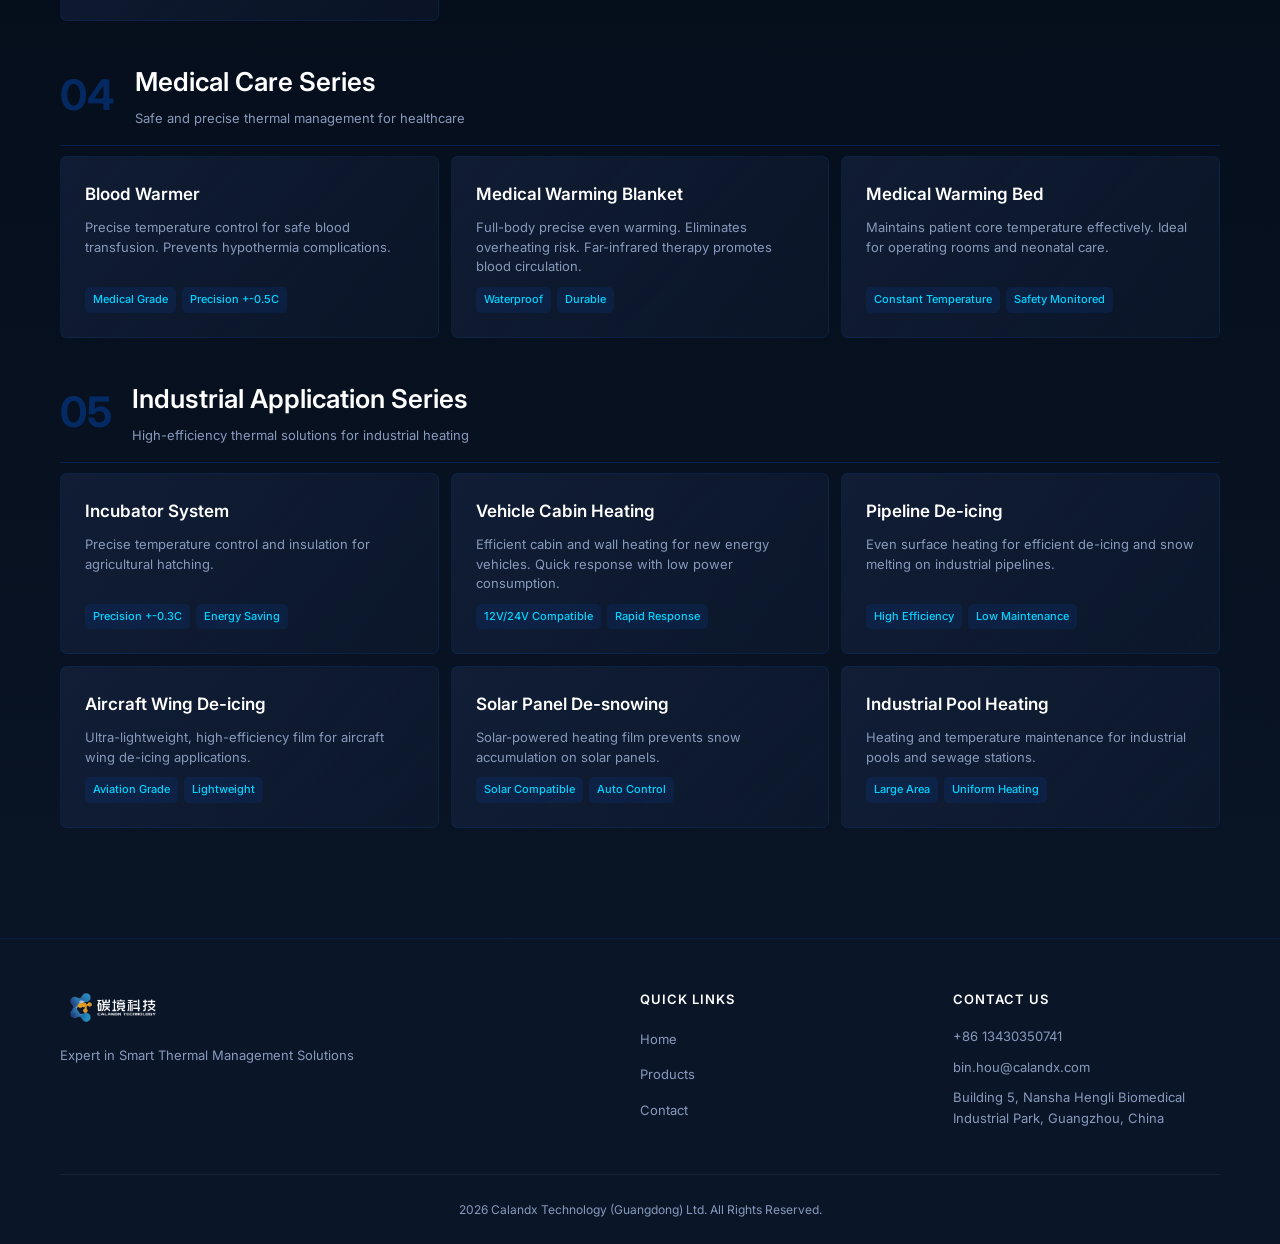
<file: products.html>
<!DOCTYPE html>
<html lang="zh-CN">
<head>
    <meta charset="UTF-8">
    <meta name="viewport" content="width=device-width, initial-scale=1.0">
    <title>Products - Calandx</title>
    <link rel="icon" href="images/nav-logo.png" type="image/png">
    <link rel="stylesheet" href="css/styles.css">
    <link href="https://fonts.googleapis.com/css2?family=Inter:wght@300;400;500;600;700&display=swap" rel="stylesheet">
</head>
<body>
    <nav class="navbar">
        <div class="nav-container">
            <a href="index.html" class="logo">
                <img src="images/logo.png" alt="Calandx" class="logo-img">
            </a>
            <ul class="nav-links">
                <li><a href="index.html">Home</a></li>
                <li><a href="products.html" class="active">Products</a></li>
                <li><a href="contact.html">Contact</a></li>
            </ul>
            <div class="nav-contact">
                <span>+86 13430350741</span>
            </div>
        </div>
    </nav>

    <section class="page-hero">
        <div class="hero-bg">
            <div class="hero-glow-orb"></div>
            <div class="hero-scan-line"></div>
        </div>
        <div class="hero-content">
            <span class="section-tag light">PRODUCTS</span>
            <h1>Product Center</h1>
            <p class="hero-subtitle">Complete Series of Smart Thermal Management Solutions</p>
        </div>
    </section>

    <section class="section products-section">
        <div class="container">
            <div class="product-category">
                <div class="category-header">
                    <span class="category-num">01</span>
                    <div>
                        <h2>Wearables & Outdoor Series</h2>
                        <p>Smart wearable temperature control devices</p>
                    </div>
                </div>
                <div class="products-grid">
                    <div class="product-card">
                        <h3>Heated Jacket</h3>
                        <p>Ultra-thin flexible film for full-body even heating. No localized overheating. Instant heating. High efficiency and energy saving.</p>
                        <div class="product-tags">
                            <span>Waterproof</span>
                            <span>Far-infrared Therapy</span>
                        </div>
                    </div>
                    <div class="product-card">
                        <h3>Heated Outdoor Jacket</h3>
                        <p>Lightweight design with even heating. Extends battery life significantly. Suitable for all outdoor activities.</p>
                        <div class="product-tags">
                            <span>Waterproof</span>
                            <span>Long-lasting</span>
                        </div>
                    </div>
                    <div class="product-card">
                        <h3>Heated Multi-purpose Vest</h3>
                        <p>Flexible wearing with multi-level temperature control to meet different scenario needs.</p>
                        <div class="product-tags">
                            <span>Lightweight</span>
                            <span>Multi-level Control</span>
                        </div>
                    </div>
                    <div class="product-card">
                        <h3>Heated Outdoor Shoes</h3>
                        <p>Provides continuous warmth for feet, ideal for winter outdoor sports.</p>
                        <div class="product-tags">
                            <span>Waterproof</span>
                            <span>Long Battery Life</span>
                        </div>
                    </div>
                    <div class="product-card">
                        <h3>Heated Gloves</h3>
                        <p>Keeps hands warm while maintaining touch sensitivity. Ideal for skiing and cycling.</p>
                        <div class="product-tags">
                            <span>Waterproof</span>
                            <span>Touch Compatible</span>
                        </div>
                    </div>
                    <div class="product-card">
                        <h3>Heated Scarf</h3>
                        <p>Fashionable design with comfortable fabric for continuous warmth.</p>
                        <div class="product-tags">
                            <span>Portable</span>
                            <span>Fashionable</span>
                        </div>
                    </div>
                </div>
            </div>

            <div class="product-category">
                <div class="category-header">
                    <span class="category-num">02</span>
                    <div>
                        <h2>Outdoor Camping Series</h2>
                        <p>Temperature control solutions for outdoor camping equipment</p>
                    </div>
                </div>
                <div class="products-grid">
                    <div class="product-card">
                        <h3>Heated Sleeping Bag</h3>
                        <p>Precise temperature control with all-night warmth, perfect for camping.</p>
                        <div class="product-specs">
                            <span>12V Operation</span>
                            <span>Adjustable 25-45C</span>
                        </div>
                    </div>
                    <div class="product-card">
                        <h3>Heated Tent</h3>
                        <p>Intelligent temperature insulation and control for comfortable camping.</p>
                        <div class="product-specs">
                            <span>Smart Temperature</span>
                            <span>Low Power</span>
                        </div>
                    </div>
                    <div class="product-card">
                        <h3>Heated Floor Mat</h3>
                        <p>Instant heating and insulation for outdoor ground comfort.</p>
                        <div class="product-specs">
                            <span>Quick Heating</span>
                            <span>Foldable</span>
                        </div>
                    </div>
                </div>
            </div>

            <div class="product-category">
                <div class="category-header">
                    <span class="category-num">03</span>
                    <div>
                        <h2>Home Kitchen Appliances Series</h2>
                        <p>Smart kitchen solutions with even heating technology</p>
                    </div>
                </div>
                <div class="products-grid">
                    <div class="product-card">
                        <h3>Waffle Maker</h3>
                        <p>Even surface heating eliminates localized burning. Instant heating. Precise temperature control locks in moisture and nutrition.</p>
                        <div class="product-specs">
                            <span>220V / 800W</span>
                            <span>Max 260C</span>
                        </div>
                    </div>
                    <div class="product-card">
                        <h3>Grill & Frying Pan</h3>
                        <p>Even heating for perfect grilling. Crisp outside, tender inside. Energy efficient and easy to clean.</p>
                        <div class="product-specs">
                            <span>220V / 510W</span>
                            <span>Max 180C</span>
                        </div>
                    </div>
                    <div class="product-card">
                        <h3>Flexible Warming Plate</h3>
                        <p>Four-level temperature control (40/60/80/100C) to keep food warm at ideal temperature.</p>
                        <div class="product-specs">
                            <span>220V / 380W</span>
                            <span>4-Level Control</span>
                        </div>
                    </div>
                    <div class="product-card">
                        <h3>Toast Maker</h3>
                        <p>Fast and even toasting. Intelligent temperature control prevents burning.</p>
                        <div class="product-specs">
                            <span>220V / 400W</span>
                            <span>Max 230C</span>
                        </div>
                    </div>
                </div>
            </div>

            <div class="product-category">
                <div class="category-header">
                    <span class="category-num">04</span>
                    <div>
                        <h2>Medical Care Series</h2>
                        <p>Safe and precise thermal management for healthcare</p>
                    </div>
                </div>
                <div class="products-grid">
                    <div class="product-card">
                        <h3>Blood Warmer</h3>
                        <p>Precise temperature control for safe blood transfusion. Prevents hypothermia complications.</p>
                        <div class="product-specs">
                            <span>Medical Grade</span>
                            <span>Precision +-0.5C</span>
                        </div>
                    </div>
                    <div class="product-card">
                        <h3>Medical Warming Blanket</h3>
                        <p>Full-body precise even warming. Eliminates overheating risk. Far-infrared therapy promotes blood circulation.</p>
                        <div class="product-specs">
                            <span>Waterproof</span>
                            <span>Durable</span>
                        </div>
                    </div>
                    <div class="product-card">
                        <h3>Medical Warming Bed</h3>
                        <p>Maintains patient core temperature effectively. Ideal for operating rooms and neonatal care.</p>
                        <div class="product-specs">
                            <span>Constant Temperature</span>
                            <span>Safety Monitored</span>
                        </div>
                    </div>
                </div>
            </div>

            <div class="product-category">
                <div class="category-header">
                    <span class="category-num">05</span>
                    <div>
                        <h2>Industrial Application Series</h2>
                        <p>High-efficiency thermal solutions for industrial heating</p>
                    </div>
                </div>
                <div class="products-grid">
                    <div class="product-card">
                        <h3>Incubator System</h3>
                        <p>Precise temperature control and insulation for agricultural hatching.</p>
                        <div class="product-specs">
                            <span>Precision +-0.3C</span>
                            <span>Energy Saving</span>
                        </div>
                    </div>
                    <div class="product-card">
                        <h3>Vehicle Cabin Heating</h3>
                        <p>Efficient cabin and wall heating for new energy vehicles. Quick response with low power consumption.</p>
                        <div class="product-specs">
                            <span>12V/24V Compatible</span>
                            <span>Rapid Response</span>
                        </div>
                    </div>
                    <div class="product-card">
                        <h3>Pipeline De-icing</h3>
                        <p>Even surface heating for efficient de-icing and snow melting on industrial pipelines.</p>
                        <div class="product-specs">
                            <span>High Efficiency</span>
                            <span>Low Maintenance</span>
                        </div>
                    </div>
                    <div class="product-card">
                        <h3>Aircraft Wing De-icing</h3>
                        <p>Ultra-lightweight, high-efficiency film for aircraft wing de-icing applications.</p>
                        <div class="product-specs">
                            <span>Aviation Grade</span>
                            <span>Lightweight</span>
                        </div>
                    </div>
                    <div class="product-card">
                        <h3>Solar Panel De-snowing</h3>
                        <p>Solar-powered heating film prevents snow accumulation on solar panels.</p>
                        <div class="product-specs">
                            <span>Solar Compatible</span>
                            <span>Auto Control</span>
                        </div>
                    </div>
                    <div class="product-card">
                        <h3>Industrial Pool Heating</h3>
                        <p>Heating and temperature maintenance for industrial pools and sewage stations.</p>
                        <div class="product-specs">
                            <span>Large Area</span>
                            <span>Uniform Heating</span>
                        </div>
                    </div>
                </div>
            </div>
        </div>
    </section>

    <footer class="footer">
        <div class="container">
            <div class="footer-content">
                <div class="footer-brand">
                    <div class="footer-logo">
                        <img src="images/logo.png" alt="Calandx" class="logo-img">
                    </div>
                    <p>Expert in Smart Thermal Management Solutions</p>
                </div>
                <div class="footer-links">
                    <h4>Quick Links</h4>
                    <ul>
                        <li><a href="index.html">Home</a></li>
                        <li><a href="products.html">Products</a></li>
                        <li><a href="contact.html">Contact</a></li>
                    </ul>
                </div>
                <div class="footer-contact">
                    <h4>Contact Us</h4>
                    <ul>
                        <li>+86 13430350741</li>
                        <li>bin.hou@calandx.com</li>
                        <li>Building 5, Nansha Hengli Biomedical Industrial Park, Guangzhou, China</li>
                    </ul>
                </div>
            </div>
            <div class="footer-bottom">
                <p>2026 Calandx Technology (Guangdong) Ltd. All Rights Reserved.</p>
            </div>
        </div>
    </footer>

    <script src="js/script.js"></script>
</body>
</html>
</file>
<file: css/styles.css>
:root {
    --primary: #0066ff;
    --primary-dark: #0052cc;
    --accent: #00d4ff;
    --dark: #0a1628;
    --darker: #050d1a;
    --gray: #1a2a4a;
    --gray-light: #2a3f6f;
    --text: #ffffff;
    --text-secondary: #8899bb;
}

* {
    margin: 0;
    padding: 0;
    box-sizing: border-box;
}

body {
    font-family: 'Inter', -apple-system, BlinkMacSystemFont, sans-serif;
    background: linear-gradient(180deg, #030810 0%, #050d1a 50%, #0a1628 100%);
    color: var(--text);
    line-height: 1.6;
    overflow-x: hidden;
}

.container {
    max-width: 1200px;
    margin: 0 auto;
    padding: 0 20px;
}

.navbar {
    position: fixed;
    top: 0;
    left: 0;
    right: 0;
    z-index: 1000;
    background: rgba(10, 22, 40, 0.95);
    backdrop-filter: blur(20px);
    border-bottom: 1px solid rgba(0, 102, 255, 0.1);
}

.nav-container {
    max-width: 1200px;
    margin: 0 auto;
    padding: 0 20px;
    display: flex;
    align-items: center;
    justify-content: space-between;
    height: 65px;
}

.logo {
    display: flex;
    align-items: center;
    text-decoration: none;
}

.logo-img {
    height: 34px;
    width: auto;
}

.logo-text {
    font-size: 22px;
    font-weight: 700;
    color: var(--text);
    letter-spacing: -0.5px;
}

.nav-links {
    display: flex;
    list-style: none;
    gap: 32px;
}

.nav-links a {
    color: var(--text-secondary);
    text-decoration: none;
    font-weight: 500;
    font-size: 14px;
    transition: color 0.3s;
    position: relative;
}

.nav-links a:hover,
.nav-links a.active {
    color: var(--text);
}

.nav-links a.active::after {
    content: '';
    position: absolute;
    bottom: -8px;
    left: 0;
    right: 0;
    height: 2px;
    background: var(--primary);
    border-radius: 2px;
}

.nav-contact {
    color: var(--text-secondary);
    font-size: 13px;
    font-weight: 500;
}

.hero {
    min-height: 100vh;
    display: flex;
    flex-direction: column;
    justify-content: center;
    align-items: center;
    text-align: center;
    padding: 100px 20px 60px;
    position: relative;
    overflow: hidden;
}

.hero-bg {
    position: absolute;
    top: 0;
    left: 0;
    right: 0;
    bottom: 0;
    background: 
        radial-gradient(ellipse at 30% 20%, rgba(0, 60, 180, 0.4) 0%, transparent 50%),
        radial-gradient(ellipse at 70% 80%, rgba(0, 150, 255, 0.25) 0%, transparent 50%),
        radial-gradient(ellipse at 50% 50%, rgba(0, 102, 255, 0.15) 0%, transparent 60%),
        linear-gradient(180deg, #030810 0%, #0a1628 100%);
}

.hero-bg::before {
    content: '';
    position: absolute;
    top: 0;
    left: 0;
    right: 0;
    bottom: 0;
    background-image: 
        linear-gradient(rgba(0, 150, 255, 0.06) 1px, transparent 1px),
        linear-gradient(90deg, rgba(0, 150, 255, 0.06) 1px, transparent 1px);
    background-size: 60px 60px;
    animation: gridPulse 4s ease-in-out infinite;
}

.hero-bg::after {
    content: '';
    position: absolute;
    top: 0;
    left: 0;
    right: 0;
    bottom: 0;
    background: 
        radial-gradient(circle at 20% 30%, rgba(0, 212, 255, 0.15) 0%, transparent 25%),
        radial-gradient(circle at 80% 70%, rgba(0, 102, 255, 0.2) 0%, transparent 30%),
        radial-gradient(circle at 50% 80%, rgba(0, 150, 255, 0.1) 0%, transparent 20%);
    animation: glowPulse 6s ease-in-out infinite;
}

@keyframes gridPulse {
    0%, 100% { opacity: 0.6; }
    50% { opacity: 1; }
}

@keyframes glowPulse {
    0%, 100% { opacity: 0.6; transform: scale(1); }
    50% { opacity: 1; transform: scale(1.05); }
}

.hero-particles {
    position: absolute;
    top: 0;
    left: 0;
    right: 0;
    bottom: 0;
    overflow: hidden;
    pointer-events: none;
}

.particle {
    position: absolute;
    width: 4px;
    height: 4px;
    background: rgba(0, 212, 255, 0.8);
    border-radius: 50%;
    animation: float 15s infinite ease-in-out;
    box-shadow: 0 0 10px rgba(0, 212, 255, 0.5);
}

.particle:nth-child(1) { left: 10%; animation-delay: 0s; animation-duration: 18s; }
.particle:nth-child(2) { left: 20%; animation-delay: 2s; animation-duration: 15s; }
.particle:nth-child(3) { left: 30%; animation-delay: 4s; animation-duration: 20s; }
.particle:nth-child(4) { left: 40%; animation-delay: 1s; animation-duration: 16s; }
.particle:nth-child(5) { left: 50%; animation-delay: 3s; animation-duration: 19s; }
.particle:nth-child(6) { left: 60%; animation-delay: 5s; animation-duration: 17s; }
.particle:nth-child(7) { left: 70%; animation-delay: 2.5s; animation-duration: 21s; }
.particle:nth-child(8) { left: 80%; animation-delay: 1.5s; animation-duration: 14s; }
.particle:nth-child(9) { left: 90%; animation-delay: 4.5s; animation-duration: 18s; }
.particle:nth-child(10) { left: 15%; animation-delay: 6s; animation-duration: 22s; }
.particle:nth-child(11) { left: 45%; animation-delay: 7s; animation-duration: 16s; }
.particle:nth-child(12) { left: 75%; animation-delay: 3.5s; animation-duration: 20s; }

@keyframes float {
    0% { transform: translateY(100vh) scale(0); opacity: 0; }
    10% { opacity: 1; }
    90% { opacity: 1; }
    100% { transform: translateY(-10vh) scale(1.5); opacity: 0; }
}

.hero-scan-line {
    position: absolute;
    top: 0;
    left: 0;
    right: 0;
    height: 2px;
    background: linear-gradient(90deg, transparent, rgba(0, 212, 255, 0.6), transparent);
    animation: scanLine 4s ease-in-out infinite;
}

@keyframes scanLine {
    0% { top: 0; opacity: 0; }
    10% { opacity: 1; }
    90% { opacity: 1; }
    100% { top: 100%; opacity: 0; }
}

.hero-glow-orb {
    position: absolute;
    width: 500px;
    height: 500px;
    border-radius: 50%;
    background: radial-gradient(circle, rgba(0, 102, 255, 0.15) 0%, transparent 70%);
    animation: orbFloat 8s ease-in-out infinite;
    pointer-events: none;
}

.hero-glow-orb:nth-child(1) { top: -200px; left: -200px; }
.hero-glow-orb:nth-child(2) { bottom: -200px; right: -200px; animation-delay: -4s; }

@keyframes orbFloat {
    0%, 100% { transform: translate(0, 0) scale(1); }
    50% { transform: translate(30px, 20px) scale(1.1); }
}

.hero-content {
    position: relative;
    z-index: 1;
    max-width: 750px;
}

.hero-badge {
    display: inline-block;
    padding: 7px 18px;
    background: rgba(0, 102, 255, 0.1);
    border: 1px solid rgba(0, 102, 255, 0.3);
    border-radius: 50px;
    font-size: 12px;
    font-weight: 600;
    letter-spacing: 1px;
    text-transform: uppercase;
    color: var(--accent);
    margin-bottom: 24px;
}

.hero h1 {
    font-size: clamp(34px, 6vw, 54px);
    font-weight: 700;
    line-height: 1.2;
    margin-bottom: 18px;
    background: linear-gradient(135deg, var(--text) 0%, var(--text-secondary) 100%);
    -webkit-background-clip: text;
    -webkit-text-fill-color: transparent;
    background-clip: text;
}

.hero-subtitle {
    font-size: clamp(17px, 3vw, 22px);
    color: var(--primary);
    font-weight: 500;
    margin-bottom: 20px;
}

.hero-desc {
    font-size: 15px;
    color: var(--text-secondary);
    max-width: 580px;
    margin: 0 auto 32px;
    line-height: 1.7;
}

.hero-btns {
    display: flex;
    gap: 14px;
    justify-content: center;
    flex-wrap: wrap;
}

.btn-primary,
.btn-secondary {
    padding: 12px 28px;
    border-radius: 7px;
    font-weight: 600;
    font-size: 14px;
    text-decoration: none;
    transition: all 0.3s;
    cursor: pointer;
    border: none;
}

.btn-primary {
    background: var(--primary);
    color: var(--text);
}

.btn-primary:hover {
    background: var(--primary-dark);
    transform: translateY(-2px);
    box-shadow: 0 8px 25px rgba(0, 102, 255, 0.25);
}

.btn-secondary {
    background: transparent;
    color: var(--text);
    border: 1px solid rgba(255, 255, 255, 0.2);
}

.btn-secondary:hover {
    border-color: var(--primary);
    color: var(--primary);
}

.hero-stats {
    display: grid;
    grid-template-columns: repeat(4, 1fr);
    gap: 30px;
    margin-top: 60px;
    position: relative;
    z-index: 1;
}

.stat-item {
    text-align: center;
}

.stat-num {
    font-size: 42px;
    font-weight: 700;
    color: var(--primary);
    line-height: 1;
}

.stat-num::after {
    content: '+';
    font-size: 28px;
}

.stat-label {
    display: block;
    margin-top: 6px;
    font-size: 13px;
    color: var(--text-secondary);
    text-transform: uppercase;
    letter-spacing: 0.8px;
}

.section {
    padding: 70px 0;
}

.section-header {
    text-align: center;
    margin-bottom: 45px;
}

.section-header.light .section-tag {
    color: var(--text-secondary);
}

.section-header.light h2 {
    color: var(--text);
}

.section-tag {
    display: block;
    font-size: 12px;
    font-weight: 600;
    letter-spacing: 2px;
    text-transform: uppercase;
    color: var(--primary);
    margin-bottom: 12px;
}

.section-header h2 {
    font-size: clamp(26px, 4vw, 36px);
    font-weight: 700;
    color: var(--text);
}

.about {
    background: linear-gradient(180deg, var(--darker) 0%, var(--dark) 100%);
}

.about-content {
    display: grid;
    grid-template-columns: 1fr 1fr;
    gap: 45px;
    align-items: center;
}

.about-text p {
    color: var(--text-secondary);
    margin-bottom: 16px;
    font-size: 15px;
    line-height: 1.7;
}

.about-image {
    position: relative;
    height: 360px;
    background: linear-gradient(135deg, var(--gray) 0%, var(--gray-light) 100%);
    border-radius: 7px;
    overflow: hidden;
}

.about-image img {
    position: absolute;
    inset: 0;
    width: 100%;
    height: 100%;
    object-fit: cover;
}

.tech-grid {
    position: absolute;
    inset: 0;
    z-index: 1;
    pointer-events: none;
}

.grid-line {
    position: absolute;
    inset: 0;
    background-image: 
        linear-gradient(rgba(0, 102, 255, 0.2) 1px, transparent 1px),
        linear-gradient(90deg, rgba(0, 102, 255, 0.2) 1px, transparent 1px);
    background-size: 40px 40px;
}

.grid-dot {
    position: absolute;
    top: 50%;
    left: 50%;
    width: 100px;
    height: 100px;
    background: radial-gradient(circle, var(--primary) 0%, transparent 70%);
    transform: translate(-50%, -50%);
    opacity: 0.5;
}

.values {
    background: var(--dark);
}

.values-grid {
    display: grid;
    grid-template-columns: repeat(4, 1fr);
    gap: 20px;
}

.value-card {
    padding: 28px 20px;
    background: var(--gray);
    border-radius: 7px;
    text-align: center;
    transition: all 0.3s;
    border: 1px solid transparent;
}

.value-card:hover {
    transform: translateY(-4px);
    border-color: var(--primary);
    box-shadow: 0 15px 30px rgba(0, 0, 0, 0.25);
}

.value-icon {
    width: 44px;
    height: 44px;
    margin: 0 auto 16px;
    color: var(--primary);
}

.value-icon svg {
    width: 100%;
    height: 100%;
}

.value-card h3 {
    font-size: 17px;
    font-weight: 600;
    margin-bottom: 10px;
}

.value-card p {
    font-size: 13px;
    color: var(--text-secondary);
    line-height: 1.6;
}

.advantages {
    background: linear-gradient(180deg, var(--dark) 0%, var(--darker) 100%);
}

.advantages-grid {
    display: grid;
    grid-template-columns: repeat(3, 1fr);
    gap: 20px;
}

.advantage-card {
    padding: 28px;
    background: linear-gradient(135deg, rgba(26, 42, 74, 0.5) 0%, rgba(26, 42, 74, 0.2) 100%);
    border-radius: 7px;
    border: 1px solid rgba(0, 102, 255, 0.1);
    transition: all 0.3s;
}

.advantage-card:hover {
    border-color: var(--primary);
    transform: translateY(-4px);
}

.advantage-icon {
    width: 44px;
    height: 44px;
    margin-bottom: 16px;
    color: var(--accent);
}

.advantage-icon svg {
    width: 100%;
    height: 100%;
}

.advantage-card h3 {
    font-size: 17px;
    font-weight: 600;
    margin-bottom: 10px;
}

.advantage-card p {
    font-size: 13px;
    color: var(--text-secondary);
    line-height: 1.6;
}

.comparison {
    background: var(--dark);
}

.comparison-table {
    background: var(--gray);
    border-radius: 7px;
    overflow: hidden;
    max-width: 780px;
    margin: 0 auto;
}

.comp-header {
    display: grid;
    grid-template-columns: 1.5fr 1fr 1fr;
    background: var(--primary);
    padding: 18px 22px;
    font-weight: 600;
}

.comp-header .comp-col {
    color: var(--text);
}

.comp-row {
    display: grid;
    grid-template-columns: 1.5fr 1fr 1fr;
    padding: 14px 22px;
    border-bottom: 1px solid rgba(255, 255, 255, 0.05);
}

.comp-row:last-child {
    border-bottom: none;
}

.comp-col {
    color: var(--text-secondary);
}

.comp-col.highlight {
    color: var(--accent);
    font-weight: 500;
}

.applications {
    background: linear-gradient(180deg, var(--darker) 0%, var(--dark) 100%);
}

.app-grid {
    display: grid;
    grid-template-columns: repeat(3, 1fr);
    gap: 20px;
}

.app-card {
    padding: 28px;
    background: rgba(26, 42, 74, 0.3);
    border-radius: 7px;
    border: 1px solid rgba(0, 102, 255, 0.1);
    text-align: center;
    transition: all 0.3s;
}

.app-card:hover {
    border-color: var(--primary);
    transform: translateY(-4px);
}

.app-icon {
    width: 60px;
    height: 60px;
    margin: 0 auto 16px;
    color: var(--primary);
}

.app-icon svg {
    width: 100%;
    height: 100%;
}

.app-card h3 {
    font-size: 17px;
    font-weight: 600;
    margin-bottom: 10px;
}

.app-card p {
    font-size: 13px;
    color: var(--text-secondary);
    line-height: 1.6;
}

.page-hero {
    padding: 130px 0 60px;
    text-align: center;
    position: relative;
    overflow: hidden;
}

.page-hero .hero-bg {
    background: 
        radial-gradient(ellipse at 50% 0%, rgba(0, 60, 180, 0.3) 0%, transparent 60%),
        linear-gradient(180deg, #030810 0%, #0a1628 100%);
}

.page-hero .hero-bg::before {
    content: '';
    position: absolute;
    top: 0;
    left: 0;
    right: 0;
    bottom: 0;
    background-image: 
        linear-gradient(rgba(0, 150, 255, 0.04) 1px, transparent 1px),
        linear-gradient(90deg, rgba(0, 150, 255, 0.04) 1px, transparent 1px);
    background-size: 60px 60px;
}

.page-hero .hero-content {
    position: relative;
    z-index: 1;
}

.page-hero h1 {
    font-size: clamp(34px, 5vw, 44px);
    font-weight: 700;
    margin-bottom: 14px;
}

.page-hero .hero-subtitle {
    font-size: 17px;
    color: var(--text-secondary);
}

.products-section {
    padding-top: 30px;
}

.product-category {
    margin-bottom: 40px;
}

.category-header {
    display: flex;
    align-items: center;
    gap: 20px;
    margin-bottom: 10px;
    padding-bottom: 16px;
    border-bottom: 1px solid rgba(0, 102, 255, 0.2);
}

.category-num {
    font-size: 42px;
    font-weight: 700;
    color: var(--primary);
    opacity: 0.3;
}

.category-header h2 {
    font-size: 26px;
    font-weight: 600;
    margin-bottom: 6px;
}

.category-header p {
    color: var(--text-secondary);
    font-size: 13px;
}


.products-grid {
    display: grid;
    grid-template-columns: repeat(3, 1fr);
    gap: 12px; 
}

.product-card {
    padding: 24px;
    background: linear-gradient(135deg, rgba(26, 42, 74, 0.5) 0%, rgba(26, 42, 74, 0.2) 100%);
    border-radius: 7px;
    border: 1px solid rgba(0, 102, 255, 0.1);
    transition: all 0.3s;
    display: flex;
    flex-direction: column;
}

.product-card:hover {
    border-color: var(--primary);
    transform: translateY(-4px);
}

.product-card h3 {
    font-size: 17px;
    font-weight: 600;
    margin-bottom: 10px;
}

.product-card p {
    font-size: 13px;
    color: var(--text-secondary);
    line-height: 1.5;
    margin-bottom: 10px;
}

.product-tags,
.product-specs {
    display: flex;
    gap: 6px;
    flex-wrap: wrap;
    margin-top: auto;
}

.product-tags span,
.product-specs span {
    padding: 4px 8px;
    background: rgba(0, 102, 255, 0.1);
    border-radius: 5px;
    font-size: 11px;
    color: var(--accent);
    font-weight: 500;
}

.contact-section {
    background: linear-gradient(180deg, var(--darker) 0%, var(--dark) 100%);
}

.contact-grid {
    display: grid;
    grid-template-columns: 1fr 1fr;
    gap: 45px;
}

.contact-info h2 {
    font-size: 26px;
    font-weight: 600;
    margin-bottom: 14px;
}

.contact-info > p {
    color: var(--text-secondary);
    margin-bottom: 32px;
    line-height: 1.7;
}

.contact-details {
    display: flex;
    flex-direction: column;
    gap: 20px;
}

.contact-item {
    display: flex;
    gap: 14px;
    align-items: flex-start;
}

.contact-icon {
    width: 44px;
    height: 44px;
    background: rgba(0, 102, 255, 0.1);
    border-radius: 10px;
    display: flex;
    align-items: center;
    justify-content: center;
    flex-shrink: 0;
    color: var(--primary);
}

.contact-icon svg {
    width: 22px;
    height: 22px;
}

.contact-item h4 {
    font-size: 13px;
    font-weight: 600;
    margin-bottom: 4px;
    color: var(--text-secondary);
}

.contact-item p {
    font-size: 15px;
    color: var(--text);
}

.contact-form-wrapper {
    background: var(--gray);
    padding: 35px;
    border-radius: 7px;
}

.contact-form-wrapper h2 {
    font-size: 22px;
    font-weight: 600;
    margin-bottom: 28px;
}

.form-row {
    display: grid;
    grid-template-columns: 1fr 1fr;
    gap: 18px;
}

.form-group {
    margin-bottom: 18px;
}

.form-group label {
    display: block;
    font-size: 13px;
    font-weight: 500;
    margin-bottom: 6px;
    color: var(--text-secondary);
}

.form-group input,
.form-group select,
.form-group textarea {
    width: 100%;
    padding: 12px 14px;
    background: var(--dark);
    border: 1px solid rgba(255, 255, 255, 0.1);
    border-radius: 7px;
    color: var(--text);
    font-size: 14px;
    font-family: inherit;
    transition: border-color 0.3s;
}

.form-group input:focus,
.form-group select:focus,
.form-group textarea:focus {
    outline: none;
    border-color: var(--primary);
}

.form-group input::placeholder,
.form-group textarea::placeholder {
    color: var(--text-secondary);
    opacity: 0.5;
}

.form-group select {
    cursor: pointer;
}

.form-group textarea {
    resize: vertical;
    min-height: 110px;
}

.btn-full {
    width: 100%;
}

.partners {
    background: var(--dark);
}

.patents-grid {
    display: grid;
    grid-template-columns: repeat(3, 1fr);
    gap: 20px;
}

.patent-card {
    padding: 24px;
    background: rgba(26, 42, 74, 0.3);
    border-radius: 7px;
    border: 1px solid rgba(0, 102, 255, 0.1);
    transition: all 0.3s;
}

.patent-card:hover {
    border-color: var(--primary);
    transform: translateY(-4px);
}

.patent-icon {
    width: 44px;
    height: 44px;
    margin-bottom: 16px;
    color: var(--primary);
}

.patent-icon svg {
    width: 100%;
    height: 100%;
}

.patent-card h4 {
    font-size: 13px;
    font-weight: 500;
    color: var(--primary);
    margin-bottom: 10px;
}

.patent-name {
    font-size: 15px;
    font-weight: 600;
    margin-bottom: 10px;
    line-height: 1.4;
}

.patent-number {
    font-size: 12px;
    color: var(--text-secondary);
    margin-bottom: 6px;
}

.patent-date {
    font-size: 12px;
    color: var(--text-secondary);
}

.co-advantages {
    background: var(--darker);
}

.advantages-list {
    display: grid;
    grid-template-columns: repeat(2, 1fr);
    gap: 20px;
    max-width: 880px;
    margin: 0 auto;
}

.advantage-item {
    display: flex;
    gap: 18px;
    padding: 22px;
    background: rgba(26, 42, 74, 0.3);
    border-radius: 10px;
    border: 1px solid rgba(0, 102, 255, 0.1);
    transition: all 0.3s;
}

.advantage-item:hover {
    border-color: var(--primary);
}

.advantage-num {
    font-size: 28px;
    font-weight: 700;
    color: var(--primary);
    opacity: 0.5;
    line-height: 1;
}

.advantage-content h3 {
    font-size: 17px;
    font-weight: 600;
    margin-bottom: 6px;
}

.advantage-content p {
    font-size: 13px;
    color: var(--text-secondary);
    line-height: 1.6;
}

.footer {
    background: var(--dark);
    padding: 50px 0 25px;
    border-top: 1px solid rgba(0, 102, 255, 0.1);
}

.footer-content {
    display: grid;
    grid-template-columns: 2fr 1fr 1fr;
    gap: 45px;
    margin-bottom: 35px;
}

.footer-logo {
    margin-bottom: 14px;
}

.footer-brand p {
    color: var(--text-secondary);
    font-size: 13px;
    line-height: 1.6;
}

.footer-links h4,
.footer-contact h4 {
    font-size: 13px;
    font-weight: 600;
    margin-bottom: 16px;
    text-transform: uppercase;
    letter-spacing: 1px;
}

.footer-links ul,
.footer-contact ul {
    list-style: none;
}

.footer-links li,
.footer-contact li {
    margin-bottom: 10px;
}

.footer-links a {
    color: var(--text-secondary);
    text-decoration: none;
    font-size: 13px;
    transition: color 0.3s;
}

.footer-links a:hover {
    color: var(--primary);
}

.footer-contact li {
    color: var(--text-secondary);
    font-size: 13px;
}

.footer-bottom {
    text-align: center;
    padding-top: 25px;
    border-top: 1px solid rgba(255, 255, 255, 0.05);
}

.footer-bottom p {
    color: var(--text-secondary);
    font-size: 12px;
}

@keyframes fadeInUp {
    from {
        opacity: 0;
        transform: translateY(20px);
    }
    to {
        opacity: 1;
        transform: translateY(0);
    }
}

.section {
    animation: fadeInUp 0.6s ease-out;
}

@media (max-width: 1024px) {
    .hero-stats {
        grid-template-columns: repeat(2, 1fr);
    }
    
    .values-grid,
    .advantages-grid,
    .app-grid,
    .products-grid,
    .patents-grid {
        grid-template-columns: repeat(2, 1fr);
    }
    
    .about-content,
    .contact-grid {
        grid-template-columns: 1fr;
    }
    
    .about-image {
        height: 300px;
    }
}

@media (max-width: 768px) {
    .nav-links {
        display: none;
    }
    
    .hero {
        padding: 90px 20px 50px;
    }
    
    .hero-stats {
        grid-template-columns: repeat(2, 1fr);
        gap: 20px;
        margin-top: 50px;
    }
    
    .stat-num {
        font-size: 36px;
    }
    
    .section {
        padding: 55px 0;
    }
    
    .values-grid,
    .advantages-grid,
    .app-grid,
    .products-grid,
    .patents-grid,
    .advantages-list {
        grid-template-columns: 1fr;
    }
    
    .comparison-table {
        overflow-x: auto;
    }
    
    .comp-header,
    .comp-row {
        min-width: 500px;
    }
    
    .footer-content {
        grid-template-columns: 1fr;
        gap: 35px;
    }
    
    .form-row {
        grid-template-columns: 1fr;
    }
    
    .contact-form-wrapper {
        padding: 25px;
    }
}
</file>
